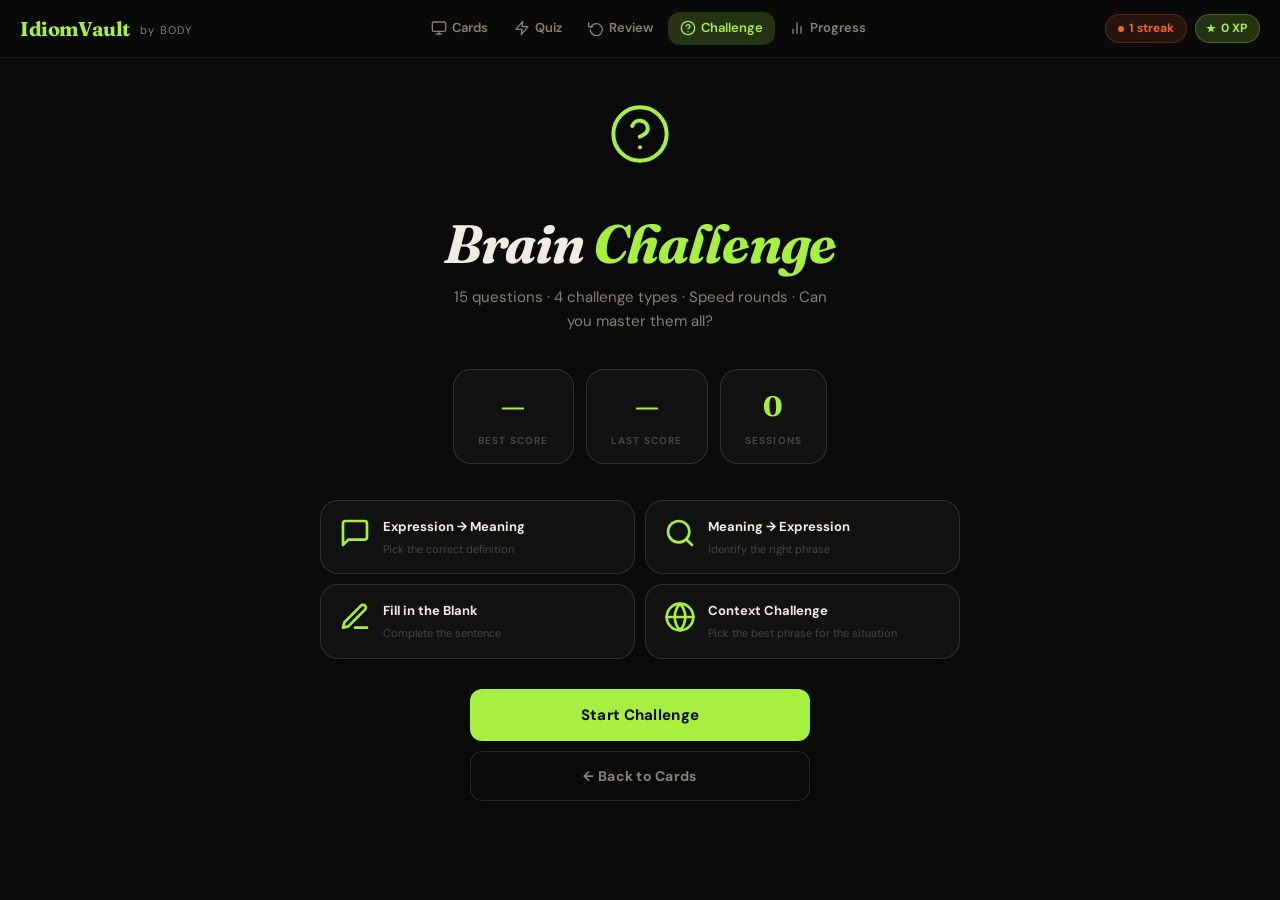
<file: challenge.html>
<!DOCTYPE html>
<html lang="en">
<head>
<meta charset="UTF-8">
<meta name="viewport" content="width=device-width, initial-scale=1.0">
<title>IdiomVault — Brain Challenge</title>
<link rel="stylesheet" href="style.css">
<style>
.ch-start { text-align:center; padding:40px 0 60px; }
.ch-start-icon { font-size:60px; margin-bottom:20px; }
.ch-start-title { font-family:var(--font-display); font-size:clamp(32px,7vw,54px); font-weight:700; font-style:italic; letter-spacing:-0.02em; line-height:1.1; margin-bottom:12px; }
.ch-start-title em { color:var(--accent); }
.ch-start-sub { font-size:15px; color:var(--tx-2); margin-bottom:36px; max-width:400px; margin-left:auto; margin-right:auto; }
.ch-scores { display:flex; gap:12px; justify-content:center; margin-bottom:36px; flex-wrap:wrap; }
.ch-score-pill { background:var(--bg-card); border:1px solid var(--border-md); border-radius:var(--r-lg); padding:14px 24px; text-align:center; }
.ch-score-pill-val { font-family:var(--font-display); font-size:28px; font-weight:700; color:var(--accent); }
.ch-score-pill-lbl { font-size:10px; font-weight:700; letter-spacing:0.12em; text-transform:uppercase; color:var(--tx-3); margin-top:4px; }
.ch-modes { display:grid; grid-template-columns:1fr 1fr; gap:10px; margin-bottom:30px; text-align:left; }
.ch-mode-card { background:var(--bg-card); border:1px solid var(--border-md); border-radius:var(--r-lg); padding:16px 18px; display:flex; gap:12px; align-items:flex-start; }
.ch-mode-icon { width:32px; height:32px; flex-shrink:0; color:var(--accent); }
.ch-mode-name { font-size:13px; font-weight:700; margin-bottom:3px; }
.ch-mode-desc { font-size:11px; color:var(--tx-3); line-height:1.5; }
.ch-header { display:grid; grid-template-columns:1fr auto 1fr; align-items:center; gap:12px; margin-bottom:20px; padding:14px 18px; background:var(--bg-card); border:1px solid var(--border-md); border-radius:var(--r-lg); }
.ch-hdr-stat { text-align:center; }
.ch-hdr-stat-val { font-family:var(--font-display); font-size:22px; font-weight:700; color:var(--accent); line-height:1; }
.ch-hdr-stat-lbl { font-size:10px; font-weight:700; letter-spacing:0.1em; text-transform:uppercase; color:var(--tx-3); margin-top:3px; }
.ch-hdr-center { text-align:center; }
.ch-q-counter { font-size:12px; color:var(--tx-2); font-weight:600; }
.ch-timer { font-family:var(--font-display); font-size:28px; font-weight:700; color:var(--tx); transition:color 0.3s; }
.ch-timer.urgent { color:var(--wrong); animation:timerPulse 0.5s ease infinite alternate; }
@keyframes timerPulse { from{opacity:1} to{opacity:0.5} }
.ch-q-type { display:inline-flex; align-items:center; gap:6px; font-size:10px; font-weight:700; letter-spacing:0.12em; text-transform:uppercase; padding:4px 12px; border-radius:999px; border:1px solid var(--border-md); color:var(--tx-3); margin-bottom:14px; }
.ch-question-card { background:var(--bg-card); border:1px solid var(--border-md); border-radius:var(--r-xl); overflow:hidden; margin-bottom:18px; }
.ch-q-bar { height:4px; }
.ch-q-inner { padding:28px 30px; }
.ch-q-label { font-size:11px; font-weight:700; letter-spacing:0.14em; text-transform:uppercase; color:var(--tx-3); margin-bottom:12px; }
.ch-q-text { font-family:var(--font-display); font-size:clamp(20px,4.5vw,34px); font-weight:700; font-style:italic; line-height:1.25; color:var(--tx); letter-spacing:-0.01em; }
.ch-q-text .blank { display:inline-block; border-bottom:3px solid var(--accent); min-width:120px; text-align:center; color:var(--accent); letter-spacing:0.1em; font-style:normal; font-size:0.8em; vertical-align:middle; padding:0 8px; }
.ch-situation { background:var(--bg-card-2); border-left:3px solid var(--warn); border-radius:0 var(--r-sm) var(--r-sm) 0; padding:14px 18px; margin-top:12px; font-size:15px; color:var(--tx); line-height:1.6; }
.ch-situation::before { content:'Situation: '; font-weight:700; color:var(--warn); font-size:11px; letter-spacing:0.1em; text-transform:uppercase; display:block; margin-bottom:6px; }
.ch-options { display:grid; grid-template-columns:1fr 1fr; gap:10px; margin-bottom:16px; }
.ch-opt { background:var(--bg-card); border:1.5px solid var(--border-md); border-radius:var(--r-lg); padding:16px; font-size:clamp(12px,2.5vw,14px); line-height:1.45; color:var(--tx); font-weight:500; text-align:left; transition:all 0.15s var(--ease); cursor:pointer; font-family:var(--font-body); position:relative; overflow:hidden; }
.ch-opt::before { content:attr(data-letter); position:absolute; top:8px; right:10px; font-size:10px; font-weight:800; letter-spacing:0.1em; color:var(--tx-3); }
.ch-opt:hover:not(:disabled) { border-color:var(--accent); background:var(--accent-glow); color:var(--tx); }
.ch-opt:hover:not(:disabled)::before { color:var(--accent); }
.ch-opt.correct { border-color:var(--correct)!important; background:var(--correct-dim)!important; color:var(--correct)!important; }
.ch-opt.correct::before { color:var(--correct); }
.ch-opt.wrong { border-color:var(--wrong)!important; background:var(--wrong-dim)!important; color:var(--wrong)!important; }
.ch-opt.wrong::before { color:var(--wrong); }
.ch-opt:disabled { cursor:default; }
.ch-feedback { background:var(--bg-card-2); border-radius:var(--r-lg); padding:18px 22px; margin-bottom:16px; display:none; animation:fadeUp 0.25s var(--ease); }
.ch-feedback.show { display:block; }
.ch-fb-result { font-size:20px; font-weight:800; margin-bottom:6px; }
.ch-fb-result.ok { color:var(--correct); }
.ch-fb-result.bad { color:var(--wrong); }
.ch-fb-answer { font-size:14px; color:var(--tx-2); line-height:1.55; }
.ch-fb-answer strong { color:var(--tx); }
.streak-burst { display:inline-flex; align-items:center; gap:5px; background:rgba(240,100,40,0.2); border:1px solid rgba(240,100,40,0.4); border-radius:999px; padding:3px 10px; font-size:12px; font-weight:700; color:#f06428; margin-left:10px; }
.speed-banner { display:none; align-items:center; justify-content:center; gap:14px; background:rgba(240,168,64,0.08); border:1px solid rgba(240,168,64,0.3); border-radius:var(--r-lg); padding:16px 22px; margin-bottom:16px; }
.speed-banner.active { display:flex; }
.speed-banner-text { font-weight:700; font-size:15px; color:var(--warn); }
.speed-countdown { font-family:var(--font-display); font-size:32px; font-weight:700; color:var(--warn); min-width:48px; text-align:center; line-height:1; }
.speed-countdown.low { color:var(--wrong); animation:timerPulse 0.4s ease infinite alternate; }
.ch-intro { position:fixed; inset:0; z-index:500; background:rgba(10,10,10,0.92); display:none; align-items:center; justify-content:center; flex-direction:column; gap:14px; animation:fadeIn 0.25s ease; }
.ch-intro.show { display:flex; }
@keyframes fadeIn { from{opacity:0} to{opacity:1} }
.ch-intro-title { font-family:var(--font-display); font-size:clamp(28px,7vw,52px); font-weight:700; font-style:italic; color:var(--warn); letter-spacing:-0.02em; }
.ch-intro-sub { font-size:15px; color:var(--tx-2); }
.ch-intro-countdown { font-family:var(--font-display); font-size:80px; font-weight:700; color:var(--accent); animation:countScale 1s ease-in-out infinite; }
@keyframes countScale { 0%{transform:scale(1.2);opacity:0} 30%{transform:scale(1);opacity:1} 80%{transform:scale(1);opacity:1} 100%{transform:scale(0.8);opacity:0} }
.ch-end { text-align:center; padding:48px 20px 60px; display:none; }
.ch-end.show { display:block; }
.ch-end-emoji { font-size:70px; margin-bottom:16px; animation:popIn 0.5s var(--spring); }
.ch-end-title { font-family:var(--font-display); font-size:clamp(30px,7vw,52px); font-weight:700; font-style:italic; margin-bottom:8px; }
.ch-end-subtitle { font-size:16px; color:var(--tx-2); margin-bottom:32px; }
.ch-end-grid { display:grid; grid-template-columns:repeat(3,1fr); gap:10px; margin-bottom:32px; }
.ch-end-stat { background:var(--bg-card); border:1px solid var(--border-md); border-radius:var(--r-lg); padding:16px 12px; }
.ch-end-stat-val { font-family:var(--font-display); font-size:28px; font-weight:700; color:var(--accent); }
.ch-end-stat-lbl { font-size:10px; font-weight:700; letter-spacing:0.1em; text-transform:uppercase; color:var(--tx-3); margin-top:4px; }
.ch-end-best { display:inline-flex; align-items:center; gap:8px; background:rgba(168,240,64,0.1); border:1px solid rgba(168,240,64,0.25); border-radius:var(--r-md); padding:10px 20px; font-size:14px; color:var(--accent); font-weight:600; margin-bottom:28px; }
.ch-end-btns { display:flex; flex-direction:column; gap:10px; max-width:340px; margin:0 auto; }
.ch-result-bar { height:8px; background:var(--border-md); border-radius:999px; overflow:hidden; margin:14px 0; }
.ch-result-fill { height:100%; border-radius:999px; transition:width 1.2s cubic-bezier(0.4,0,0.2,1); }
#nextBtn { display:none; margin-bottom:32px; }
#challengeArea { display:none; }
@media(max-width:520px){ .ch-options{grid-template-columns:1fr;} .ch-modes{grid-template-columns:1fr;} .ch-end-stat-val{font-size:22px;} .ch-header{padding:12px 14px;} .ch-q-inner{padding:20px;} }
</style>
</head>
<body>

<!-- NAV -->
<nav class="nav">
  <div class="nav-logo">IdiomVault <span>by BODY</span></div>
  <div class="nav-links">
    <a href="index.html"     class="nav-link"><span class="nl-icon"><svg width="16" height="16" viewBox="0 0 24 24" fill="none" stroke="currentColor" stroke-width="2" stroke-linecap="round" stroke-linejoin="round"><rect x="2" y="3" width="20" height="14" rx="2"/><line x1="8" y1="21" x2="16" y2="21"/><line x1="12" y1="17" x2="12" y2="21"/></svg></span><span class="nl-text">Cards</span></a>
    <a href="quiz.html"      class="nav-link"><span class="nl-icon"><svg width="16" height="16" viewBox="0 0 24 24" fill="none" stroke="currentColor" stroke-width="2" stroke-linecap="round" stroke-linejoin="round"><polygon points="13 2 3 14 12 14 11 22 21 10 12 10 13 2"/></svg></span><span class="nl-text">Quiz</span></a>
    <a href="review.html"    class="nav-link"><span class="nl-icon"><svg width="16" height="16" viewBox="0 0 24 24" fill="none" stroke="currentColor" stroke-width="2" stroke-linecap="round" stroke-linejoin="round"><polyline points="1 4 1 10 7 10"/><path d="M3.51 15a9 9 0 1 0 .49-3.49"/></svg></span><span class="nl-text">Review</span></a>
    <a href="challenge.html" class="nav-link active"><span class="nl-icon"><svg width="16" height="16" viewBox="0 0 24 24" fill="none" stroke="currentColor" stroke-width="2" stroke-linecap="round" stroke-linejoin="round"><circle cx="12" cy="12" r="10"/><path d="M9.09 9a3 3 0 0 1 5.83 1c0 2-3 3-3 3"/><line x1="12" y1="17" x2="12.01" y2="17"/></svg></span><span class="nl-text">Challenge</span></a>
    <a href="progress.html"  class="nav-link"><span class="nl-icon"><svg width="16" height="16" viewBox="0 0 24 24" fill="none" stroke="currentColor" stroke-width="2" stroke-linecap="round" stroke-linejoin="round"><line x1="18" y1="20" x2="18" y2="10"/><line x1="12" y1="20" x2="12" y2="4"/><line x1="6" y1="20" x2="6" y2="14"/></svg></span><span class="nl-text">Progress</span></a>
  </div>
  <div class="nav-xp">
    <div class="streak-pill" id="navStreak">0</div>
    <div class="xp-pill" id="navXP">0 XP</div>
  </div>
</nav>

<div class="xp-pop" id="xpPop">+10 XP</div>
<div class="toast" id="toast"></div>

<!-- Speed round intro overlay -->
<div class="ch-intro" id="speedIntro">
  <svg width="52" height="52" viewBox="0 0 24 24" fill="none" stroke="var(--warn)" stroke-width="2" stroke-linecap="round" stroke-linejoin="round"><polygon points="13 2 3 14 12 14 11 22 21 10 12 10 13 2"/></svg>
  <div class="ch-intro-title">Speed Round</div>
  <div class="ch-intro-sub">30 seconds — answer as fast as you can</div>
  <div class="ch-intro-countdown" id="introCountdown">3</div>
</div>

<div class="page"><div class="container">

  <!-- START SCREEN -->
  <div id="startScreen">
    <div class="ch-start">
      <div class="ch-start-icon">
        <svg width="64" height="64" viewBox="0 0 24 24" fill="none" stroke="var(--accent)" stroke-width="1.5" stroke-linecap="round" stroke-linejoin="round"><circle cx="12" cy="12" r="10"/><path d="M9.09 9a3 3 0 0 1 5.83 1c0 2-3 3-3 3"/><line x1="12" y1="17" x2="12.01" y2="17"/></svg>
      </div>
      <h1 class="ch-start-title">Brain <em>Challenge</em></h1>
      <p class="ch-start-sub">15 questions · 4 challenge types · Speed rounds · Can you master them all?</p>

      <div class="ch-scores">
        <div class="ch-score-pill"><div class="ch-score-pill-val" id="startBest">—</div><div class="ch-score-pill-lbl">Best Score</div></div>
        <div class="ch-score-pill"><div class="ch-score-pill-val" id="startLast">—</div><div class="ch-score-pill-lbl">Last Score</div></div>
        <div class="ch-score-pill"><div class="ch-score-pill-val" id="startPlayed">0</div><div class="ch-score-pill-lbl">Sessions</div></div>
      </div>

      <div class="ch-modes">
        <div class="ch-mode-card">
          <div class="ch-mode-icon"><svg viewBox="0 0 24 24" fill="none" stroke="currentColor" stroke-width="2" stroke-linecap="round" stroke-linejoin="round"><path d="M21 15a2 2 0 0 1-2 2H7l-4 4V5a2 2 0 0 1 2-2h14a2 2 0 0 1 2 2z"/></svg></div>
          <div><div class="ch-mode-name">Expression → Meaning</div><div class="ch-mode-desc">Pick the correct definition</div></div>
        </div>
        <div class="ch-mode-card">
          <div class="ch-mode-icon"><svg viewBox="0 0 24 24" fill="none" stroke="currentColor" stroke-width="2" stroke-linecap="round" stroke-linejoin="round"><circle cx="11" cy="11" r="8"/><line x1="21" y1="21" x2="16.65" y2="16.65"/></svg></div>
          <div><div class="ch-mode-name">Meaning → Expression</div><div class="ch-mode-desc">Identify the right phrase</div></div>
        </div>
        <div class="ch-mode-card">
          <div class="ch-mode-icon"><svg viewBox="0 0 24 24" fill="none" stroke="currentColor" stroke-width="2" stroke-linecap="round" stroke-linejoin="round"><path d="M12 20h9"/><path d="M16.5 3.5a2.121 2.121 0 0 1 3 3L7 19l-4 1 1-4L16.5 3.5z"/></svg></div>
          <div><div class="ch-mode-name">Fill in the Blank</div><div class="ch-mode-desc">Complete the sentence</div></div>
        </div>
        <div class="ch-mode-card">
          <div class="ch-mode-icon"><svg viewBox="0 0 24 24" fill="none" stroke="currentColor" stroke-width="2" stroke-linecap="round" stroke-linejoin="round"><circle cx="12" cy="12" r="10"/><line x1="2" y1="12" x2="22" y2="12"/><path d="M12 2a15.3 15.3 0 0 1 4 10 15.3 15.3 0 0 1-4 10 15.3 15.3 0 0 1-4-10 15.3 15.3 0 0 1 4-10z"/></svg></div>
          <div><div class="ch-mode-name">Context Challenge</div><div class="ch-mode-desc">Pick the best phrase for the situation</div></div>
        </div>
      </div>

      <div style="display:flex;flex-direction:column;gap:10px;max-width:340px;margin:0 auto;">
        <button class="btn btn-primary btn-full btn-lg" onclick="startChallenge()">Start Challenge</button>
        <a href="index.html" class="btn btn-ghost btn-full">← Back to Cards</a>
      </div>
    </div>
  </div>

  <!-- CHALLENGE SESSION -->
  <div id="challengeArea">
    <div class="page-hero" style="padding:28px 0 20px;">
      <h1 class="page-hero-title"><em>Brain</em> Challenge</h1>
    </div>
    <div class="ch-header">
      <div class="ch-hdr-stat" style="text-align:left;">
        <div class="ch-hdr-stat-val" id="hdrScore">0</div>
        <div class="ch-hdr-stat-lbl">Score</div>
      </div>
      <div class="ch-hdr-center">
        <div class="ch-q-counter" id="hdrQ">Question 1 / 15</div>
        <div class="ch-timer" id="hdrTimer">0:00</div>
      </div>
      <div class="ch-hdr-stat" style="text-align:right;">
        <div class="ch-hdr-stat-val" id="hdrStreak" style="color:#f06428;">0</div>
        <div class="ch-hdr-stat-lbl">Streak</div>
      </div>
    </div>
    <div class="progress-track" style="margin-bottom:20px;">
      <div class="progress-fill" id="challengeProgressFill" style="width:6.67%"></div>
    </div>
    <div class="speed-banner" id="speedBanner">
      <svg width="24" height="24" viewBox="0 0 24 24" fill="none" stroke="var(--warn)" stroke-width="2" stroke-linecap="round" stroke-linejoin="round"><polygon points="13 2 3 14 12 14 11 22 21 10 12 10 13 2"/></svg>
      <div class="speed-banner-text">SPEED ROUND</div>
      <div class="speed-countdown" id="speedCountdown">30</div>
    </div>
    <div style="margin-bottom:4px;"><span class="ch-q-type" id="qTypeBadge">Expression → Meaning</span></div>
    <div class="ch-question-card anim-popin" id="questionCard">
      <div class="ch-q-bar" id="qBar"></div>
      <div class="ch-q-inner">
        <div class="ch-q-label" id="qLabel">WHAT DOES THIS MEAN?</div>
        <div class="ch-q-text" id="qText">Loading…</div>
        <div class="ch-situation" id="qSituation" style="display:none;"></div>
      </div>
    </div>
    <div class="ch-options" id="chOptions"></div>
    <div class="ch-feedback" id="chFeedback">
      <div class="ch-fb-result" id="fbResult"></div>
      <div class="ch-fb-answer" id="fbAnswer"></div>
    </div>
    <button class="btn btn-primary btn-full btn-lg" id="nextBtn" onclick="nextQuestion()">Next →</button>
  </div>

  <!-- END SCREEN -->
  <div class="ch-end" id="endScreen">
    <div class="ch-end-emoji" id="endEmoji"></div>
    <h2 class="ch-end-title" id="endTitle">Outstanding!</h2>
    <p class="ch-end-subtitle" id="endSubtitle"></p>
    <div class="ch-end-grid">
      <div class="ch-end-stat"><div class="ch-end-stat-val" id="endScore">0</div><div class="ch-end-stat-lbl">Score</div></div>
      <div class="ch-end-stat"><div class="ch-end-stat-val" id="endAccuracy">0%</div><div class="ch-end-stat-lbl">Accuracy</div></div>
      <div class="ch-end-stat"><div class="ch-end-stat-val" id="endTime">0:00</div><div class="ch-end-stat-lbl">Time</div></div>
    </div>
    <div class="ch-result-bar"><div class="ch-result-fill" id="endAccBar" style="width:0%;background:linear-gradient(90deg,#60e030,var(--accent));"></div></div>
    <div class="ch-end-best" id="endBestBadge" style="display:none;">New Best Score</div>
    <div class="ch-end-btns">
      <button class="btn btn-primary btn-full btn-lg" onclick="startChallenge()">Play Again</button>
      <a href="progress.html" class="btn btn-ghost btn-full btn-lg">View Progress</a>
      <a href="index.html" class="btn btn-ghost btn-full">← Back to Cards</a>
    </div>
  </div>

</div></div>

<script src="data.js"></script>
<script>
const TOTAL_Q=15, OPTS_COUNT=4, SPEED_DURATION=30, AUTO_ADVANCE=1300, SPEED_AUTO_ADV=600;
const Q_TYPES=['expr-meaning','meaning-expr','fill-blank','context'];
const Q_LABELS={'expr-meaning':'Expression → Meaning','meaning-expr':'Meaning → Expression','fill-blank':'Fill in the Blank','context':'Context Challenge'};
const Q_LABELS_DISPLAY={'expr-meaning':'WHAT DOES THIS MEAN?','meaning-expr':'WHICH EXPRESSION FITS?','fill-blank':'COMPLETE THE SENTENCE','context':'WHICH EXPRESSION FITS THIS SITUATION?'};
const CH_KEYS={best:'ch_best',last:'ch_last',played:'ch_played'};

let appState,questions=[],qIdx=0,answered=false,sessionScore=0,sessionCorrect=0,sessionStreak=0,xpEarned=0,sessionStart=0,sessionTimer=null,speedActive=false,speedTimer=null,speedSecondsLeft=0,speedTriggers=[];

(function init(){
  appState=getState(); appState=updateStreak(appState); saveState(appState);
  renderNav(); renderStartScreen();
  document.getElementById('startScreen').style.display='block';
  document.getElementById('challengeArea').style.display='none';
  document.getElementById('endScreen').classList.remove('show');
})();

function renderStartScreen(){
  const best=localStorage.getItem(CH_KEYS.best);
  const last=localStorage.getItem(CH_KEYS.last);
  const played=parseInt(localStorage.getItem(CH_KEYS.played)||'0',10);
  document.getElementById('startBest').textContent=best||'—';
  document.getElementById('startLast').textContent=last||'—';
  document.getElementById('startPlayed').textContent=played;
}

function buildQuestions(){
  const pool=shuffle(DATA).slice(0,TOTAL_Q);
  const typePool=[];
  Q_TYPES.forEach(t=>{typePool.push(t,t);});
  while(typePool.length<TOTAL_Q)typePool.push(Q_TYPES[Math.floor(Math.random()*Q_TYPES.length)]);
  const types=shuffle(typePool).slice(0,TOTAL_Q);
  return pool.map((entry,i)=>({entry,qtype:types[i],idx:i}));
}

function buildSpeedTriggers(){
  const eligible=[4,5,6,8,9,10];
  const count=Math.random()<0.4?2:1;
  return shuffle(eligible).slice(0,count);
}

function startChallenge(){
  questions=buildQuestions(); speedTriggers=buildSpeedTriggers();
  qIdx=0;answered=false;sessionScore=0;sessionCorrect=0;sessionStreak=0;xpEarned=0;
  sessionStart=Date.now();speedActive=false;
  clearInterval(speedTimer);clearInterval(sessionTimer);
  document.getElementById('startScreen').style.display='none';
  document.getElementById('challengeArea').style.display='block';
  document.getElementById('endScreen').classList.remove('show');
  document.getElementById('speedBanner').classList.remove('active');
  sessionTimer=setInterval(tickTimer,1000);
  renderQuestion();
}

function tickTimer(){
  const el=document.getElementById('hdrTimer');
  const e=Math.floor((Date.now()-sessionStart)/1000);
  el.textContent=fmt(e);
  el.classList.toggle('urgent',speedActive&&speedSecondsLeft<=10);
}
function fmt(s){return Math.floor(s/60)+':'+String(s%60).padStart(2,'0');}

function renderQuestion(){
  answered=false;
  document.getElementById('chFeedback').classList.remove('show');
  document.getElementById('nextBtn').style.display='none';
  if(speedTriggers.includes(qIdx)&&!speedActive){triggerSpeedRound();return;}
  const{entry,qtype}=questions[qIdx];
  const col=typeColor(entry.type);
  document.getElementById('hdrQ').textContent=`Question ${qIdx+1} / ${TOTAL_Q}`;
  document.getElementById('hdrScore').textContent=sessionScore;
  document.getElementById('hdrStreak').textContent=sessionStreak;
  document.getElementById('challengeProgressFill').style.width=Math.round((qIdx+1)/TOTAL_Q*100)+'%';
  document.getElementById('qTypeBadge').textContent=Q_LABELS[qtype]||qtype;
  document.getElementById('qBar').style.background=col;
  buildQuestionContent(entry,qtype);
  const card=document.getElementById('questionCard');
  card.classList.remove('anim-popin');void card.offsetWidth;card.classList.add('anim-popin');
}

function buildQuestionContent(entry,qtype){
  const qLabel=document.getElementById('qLabel');
  const qText=document.getElementById('qText');
  const qSit=document.getElementById('qSituation');
  qLabel.textContent=Q_LABELS_DISPLAY[qtype]||'CHOOSE THE CORRECT ANSWER';
  qSit.style.display='none';
  if(qtype==='expr-meaning'){
    qText.textContent='"'+entry.expr+'"';
    renderOptions(buildMeaningOpts(entry),entry,qtype);
  } else if(qtype==='meaning-expr'){
    qText.textContent=entry.meaning;
    renderOptions(buildExprOpts(entry),entry,qtype);
  } else if(qtype==='fill-blank'){
    qText.innerHTML=buildBlank(entry);
    renderOptions(buildExprOpts(entry),entry,qtype);
  } else if(qtype==='context'){
    qText.textContent='Which expression best fits?';
    qSit.style.display='block'; qSit.textContent=buildSituation(entry);
    renderOptions(buildExprOpts(entry),entry,qtype);
  }
}

function buildMeaningOpts(c){
  const d=shuffle(DATA.filter(x=>x.n!==c.n)).slice(0,OPTS_COUNT-1);
  return shuffle([{n:c.n,text:c.meaning,isCorrect:true},...d.map(x=>({n:x.n,text:x.meaning,isCorrect:false}))]);
}
function buildExprOpts(c){
  const same=shuffle(DATA.filter(x=>x.n!==c.n&&x.type===c.type));
  const extra=shuffle(DATA.filter(x=>x.n!==c.n&&!same.find(s=>s.n===x.n)));
  const pool=[...same,...extra];
  return shuffle([{n:c.n,text:c.expr,isCorrect:true},...pool.slice(0,OPTS_COUNT-1).map(x=>({n:x.n,text:x.expr,isCorrect:false}))]);
}
function buildBlank(entry){
  const reg=new RegExp(entry.expr.replace(/[.*+?^${}()|[\]\\]/g,'\\$&'),'i');
  if(reg.test(entry.example)) return entry.example.replace(reg,'<span class="blank">______</span>');
  return 'He decided to <span class="blank">______</span> and move on.';
}
function buildSituation(entry){
  const reg=new RegExp(entry.expr.replace(/[.*+?^${}()|[\]\\]/g,'\\$&'),'i');
  if(reg.test(entry.example)) return entry.example.replace(reg,'…').trim();
  return entry.example;
}
const LETTERS=['A','B','C','D'];
function renderOptions(opts,entry,qtype){
  const c=document.getElementById('chOptions');
  c.innerHTML='';
  opts.forEach((opt,i)=>{
    const btn=document.createElement('button');
    btn.className='ch-opt'; btn.setAttribute('data-letter',LETTERS[i]); btn.textContent=opt.text;
    btn.addEventListener('click',()=>handleAnswer(opt.isCorrect,btn,entry,opts));
    c.appendChild(btn);
  });
}

function handleAnswer(isCorrect,clickedBtn,entry,opts){
  if(answered)return; answered=true;
  document.querySelectorAll('.ch-opt').forEach((b,i)=>{
    b.disabled=true; if(opts[i]&&opts[i].isCorrect)b.classList.add('correct');
  });
  if(!isCorrect)clickedBtn.classList.add('wrong');
  const fb=document.getElementById('chFeedback');
  const res=document.getElementById('fbResult');
  const ans=document.getElementById('fbAnswer');
  fb.classList.add('show');
  if(isCorrect){
    sessionCorrect++; sessionStreak++;
    let xp=10;
    if(sessionStreak%3===0&&sessionStreak>0){xp+=5;showXpPop('+15 XP');}
    else showXpPop('+10 XP');
    sessionScore+=xp; xpEarned+=xp; appState.xp+=xp;
    res.className='ch-fb-result ok';
    res.innerHTML='Correct!'+(sessionStreak>=3?`<span class="streak-burst">${sessionStreak} streak</span>`:'');
    ans.innerHTML=`<strong>"${entry.expr}"</strong> — ${entry.meaning}`;
    appState.learned.add(entry.n); appState.difficult.delete(entry.n);
    updateSR(entry.n,'correct');
  } else {
    sessionStreak=0;
    res.className='ch-fb-result bad'; res.textContent='Not quite…';
    ans.innerHTML=`Correct answer: <strong>"${entry.expr}"</strong> — ${entry.meaning}`;
    appState.difficult.add(entry.n);
    updateSR(entry.n,'missed');
  }
  saveState(appState); renderNav();
  document.getElementById('hdrScore').textContent=sessionScore;
  document.getElementById('hdrStreak').textContent=sessionStreak;
  const delay=speedActive?SPEED_AUTO_ADV:AUTO_ADVANCE;
  document.getElementById('nextBtn').style.display='flex';
  setTimeout(()=>{if(answered)nextQuestion();},delay);
}

function nextQuestion(){
  qIdx++;
  if(qIdx>=TOTAL_Q){endSession();return;}
  renderQuestion();
}

function triggerSpeedRound(){
  const intro=document.getElementById('speedIntro');
  intro.classList.add('show');
  let c=3; document.getElementById('introCountdown').textContent=c;
  const iv=setInterval(()=>{
    c--;
    if(c<=0){clearInterval(iv);intro.classList.remove('show');startSpeedRound();}
    else document.getElementById('introCountdown').textContent=c;
  },1000);
}
function startSpeedRound(){
  speedActive=true; speedSecondsLeft=SPEED_DURATION;
  document.getElementById('speedBanner').classList.add('active');
  updateSpeedCD();
  speedTimer=setInterval(()=>{
    speedSecondsLeft--;updateSpeedCD();
    if(speedSecondsLeft<=0)endSpeedRound();
  },1000);
  renderQuestion();
}
function updateSpeedCD(){
  const el=document.getElementById('speedCountdown');
  el.textContent=speedSecondsLeft;
  el.className='speed-countdown'+(speedSecondsLeft<=10?' low':'');
}
function endSpeedRound(){
  clearInterval(speedTimer);speedActive=false;
  document.getElementById('speedBanner').classList.remove('active');
  showToast('Speed Round Over!');
  if(qIdx<TOTAL_Q)nextQuestion();else endSession();
}

function endSession(){
  clearInterval(sessionTimer);clearInterval(speedTimer);
  speedActive=false;document.getElementById('speedBanner').classList.remove('active');
  const elapsed=Math.floor((Date.now()-sessionStart)/1000);
  const acc=TOTAL_Q>0?Math.round(sessionCorrect/TOTAL_Q*100):0;
  const prevBest=parseInt(localStorage.getItem(CH_KEYS.best)||'0',10);
  const isNew=sessionScore>prevBest;
  localStorage.setItem(CH_KEYS.last,sessionScore);
  if(isNew)localStorage.setItem(CH_KEYS.best,sessionScore);
  localStorage.setItem(CH_KEYS.played,(parseInt(localStorage.getItem(CH_KEYS.played)||'0',10)+1));
  let emoji,title,sub;
  if(sessionCorrect>=13){emoji='';title='Excellent Mastery!';sub=`${sessionCorrect}/15 correct — you know your idioms!`;}
  else if(sessionCorrect>=10){emoji='';title='Great Progress!';sub=`${sessionCorrect}/15 — keep it up!`;}
  else if(sessionCorrect>=6){emoji='';title='Good Job!';sub=`${sessionCorrect}/15 — practice makes perfect.`;}
  else{emoji='';title='Keep Practising!';sub=`${sessionCorrect}/15 — every attempt teaches you more.`;}
  // Use SVG icons in end screen
  const emojiMap={13:'<svg width="70" height="70" viewBox="0 0 24 24" fill="none" stroke="var(--accent)" stroke-width="1.5"><path d="M8 6l4-4 4 4"/><path d="M12 2v10"/><path d="M6.343 10.657l-1.414-1.414a8 8 0 1 0 14.142 0L17.657 10.657"/></svg>','default':'<svg width="70" height="70" viewBox="0 0 24 24" fill="none" stroke="var(--accent)" stroke-width="1.5"><polyline points="22 12 18 12 15 21 9 3 6 12 2 12"/></svg>'};
  document.getElementById('endEmoji').innerHTML=sessionCorrect>=13?emojiMap[13]:emojiMap['default'];
  document.getElementById('endTitle').textContent=title;
  document.getElementById('endSubtitle').textContent=sub;
  document.getElementById('endScore').textContent=sessionScore;
  document.getElementById('endAccuracy').textContent=acc+'%';
  document.getElementById('endTime').textContent=fmt(elapsed);
  setTimeout(()=>{document.getElementById('endAccBar').style.width=acc+'%';},100);
  document.getElementById('endBestBadge').style.display=isNew?'inline-flex':'none';
  document.getElementById('challengeArea').style.display='none';
  document.getElementById('endScreen').classList.add('show');
  checkBadges(appState,{challengeScore:sessionScore});
  renderStartScreen();
}

function renderNav(){
  document.getElementById('navStreak').textContent=appState.streak+' streak';
  document.getElementById('navXP').textContent=appState.xp+' XP';
}
let toastTimer;
function showToast(msg){const t=document.getElementById('toast');t.textContent=msg;t.classList.add('show');clearTimeout(toastTimer);toastTimer=setTimeout(()=>t.classList.remove('show'),2200);}
function showXpPop(msg){const el=document.getElementById('xpPop');el.textContent=msg;el.classList.remove('fly');void el.offsetWidth;el.classList.add('fly');}

document.addEventListener('keydown',e=>{
  if((e.key==='Enter'||e.key==='ArrowRight')&&answered){e.preventDefault();nextQuestion();}
  if(!answered){const m={a:0,b:1,c:2,d:3};const i=m[e.key.toLowerCase()];if(i!==undefined){const b=document.querySelectorAll('.ch-opt');if(b[i])b[i].click();}}
});
</script>
</body>
</html>
</file>
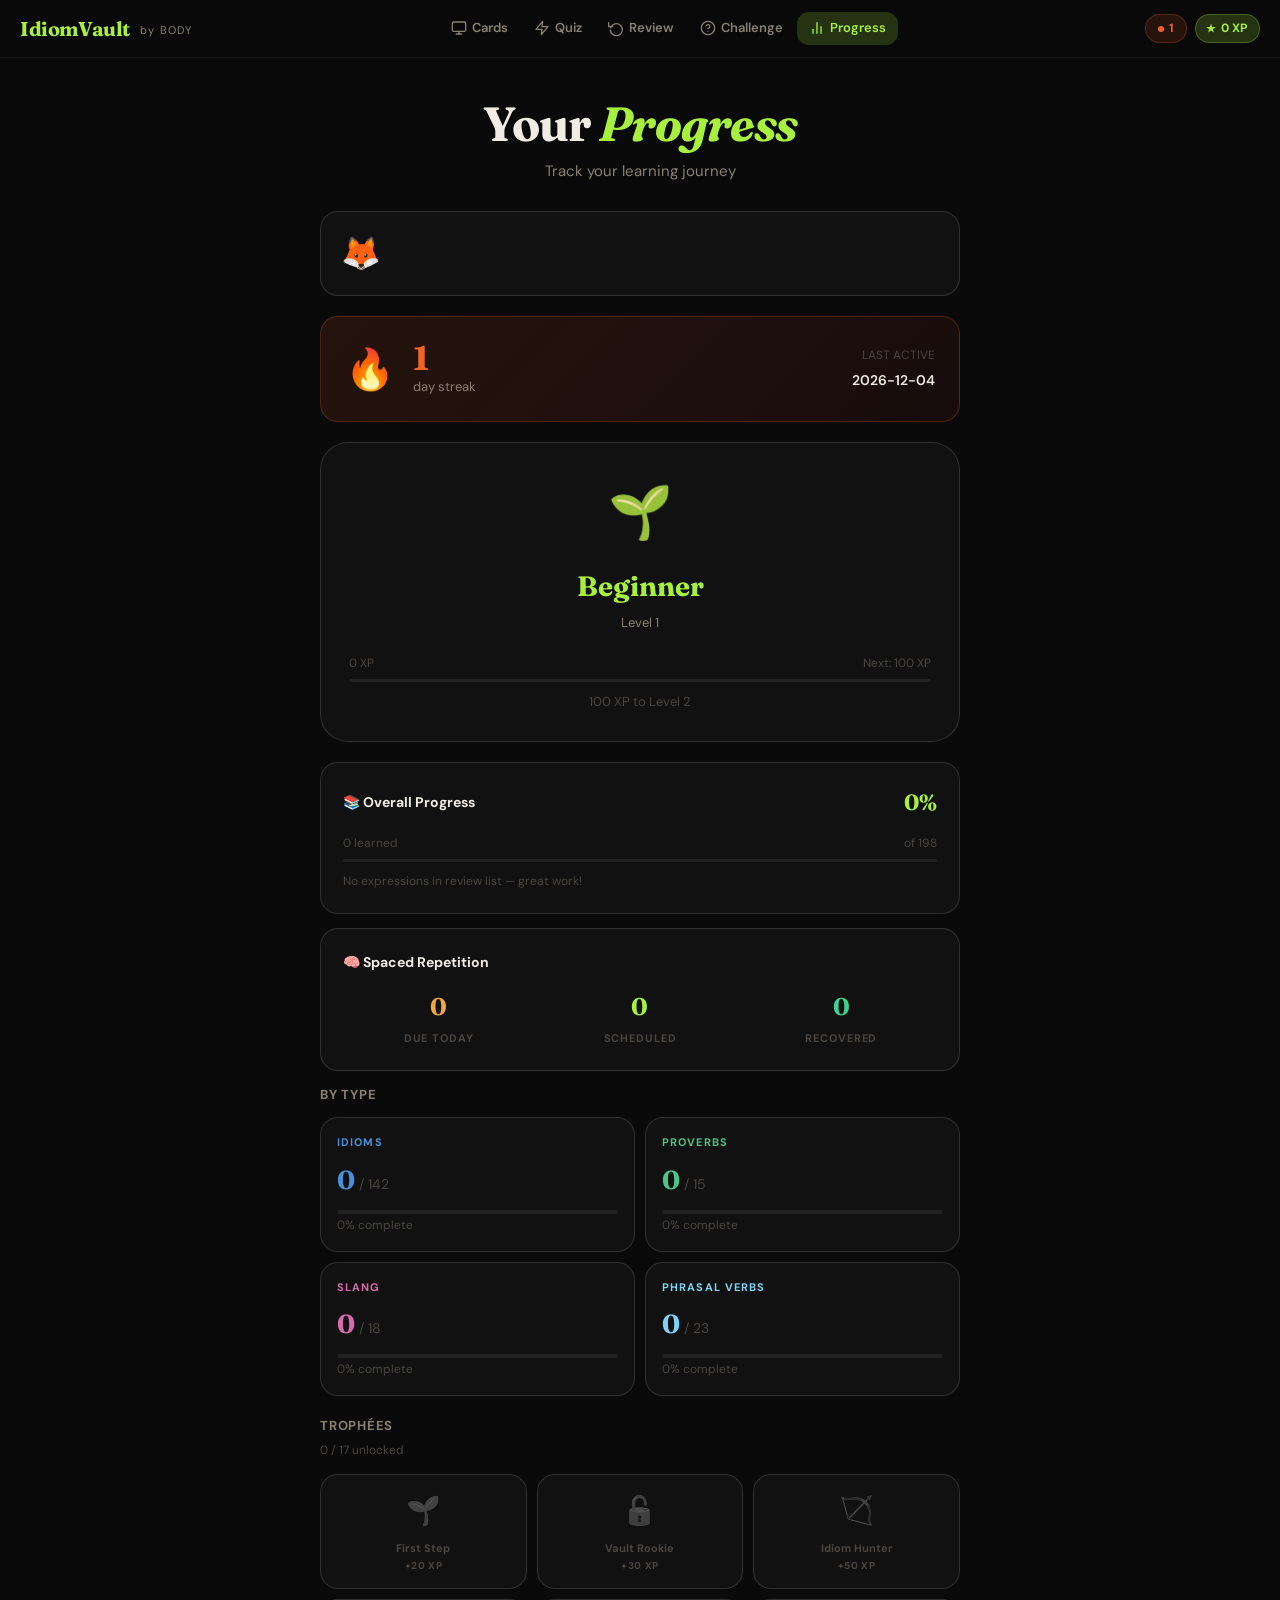
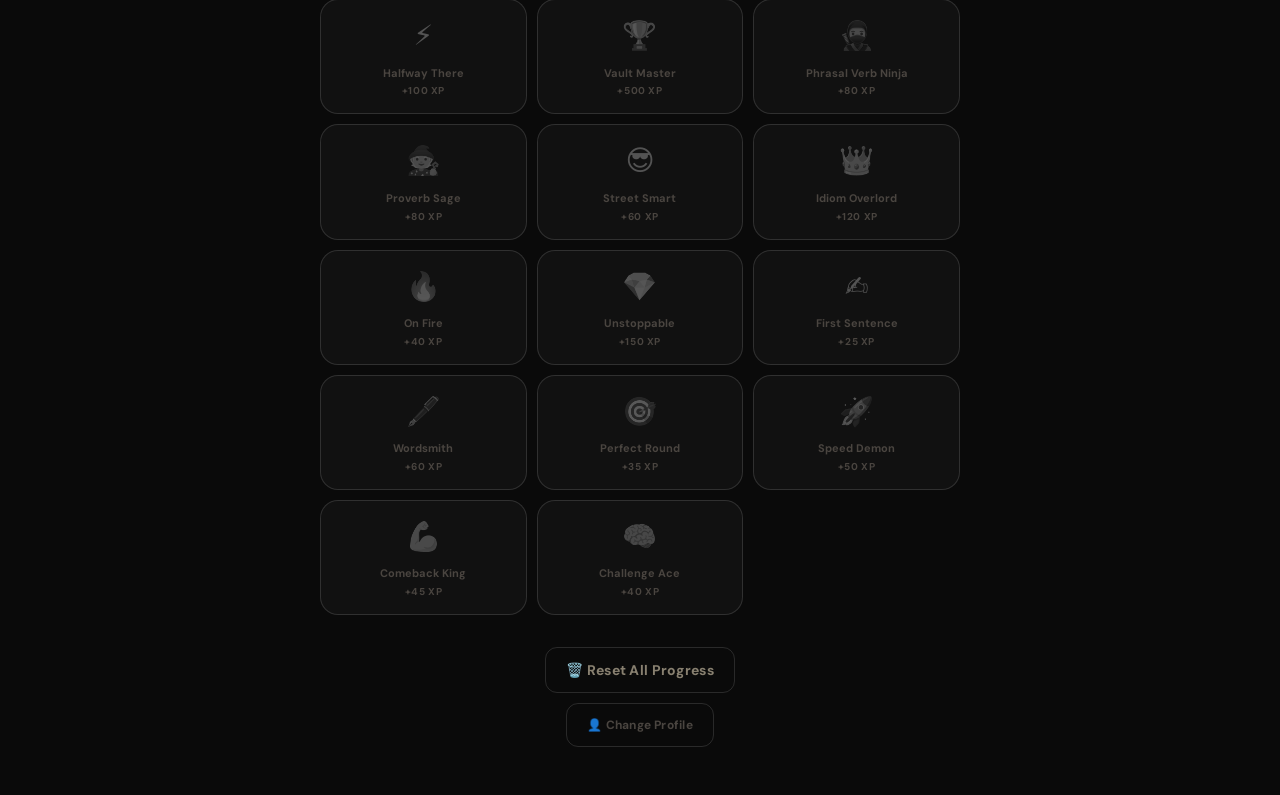
<file: progress.html>
<!DOCTYPE html>
<html lang="en">
<head>
<meta charset="UTF-8">
<meta name="viewport" content="width=device-width, initial-scale=1.0">
<title>IdiomVault — Progress</title>
<link rel="stylesheet" href="style.css">
</head>
<body>

<nav class="nav">
  <div class="nav-logo">IdiomVault <span>by BODY</span></div>
  <div class="nav-links">
    <a href="index.html"     class="nav-link"><span class="nl-icon"><svg width="16" height="16" viewBox="0 0 24 24" fill="none" stroke="currentColor" stroke-width="2" stroke-linecap="round" stroke-linejoin="round"><rect x="2" y="3" width="20" height="14" rx="2"/><line x1="8" y1="21" x2="16" y2="21"/><line x1="12" y1="17" x2="12" y2="21"/></svg></span><span class="nl-text">Cards</span></a>
    <a href="quiz.html"      class="nav-link"><span class="nl-icon"><svg width="16" height="16" viewBox="0 0 24 24" fill="none" stroke="currentColor" stroke-width="2" stroke-linecap="round" stroke-linejoin="round"><polygon points="13 2 3 14 12 14 11 22 21 10 12 10 13 2"/></svg></span><span class="nl-text">Quiz</span></a>
    <a href="review.html"    class="nav-link"><span class="nl-icon"><svg width="16" height="16" viewBox="0 0 24 24" fill="none" stroke="currentColor" stroke-width="2" stroke-linecap="round" stroke-linejoin="round"><polyline points="1 4 1 10 7 10"/><path d="M3.51 15a9 9 0 1 0 .49-3.49"/></svg></span><span class="nl-text">Review</span></a>
    <a href="challenge.html" class="nav-link"><span class="nl-icon"><svg width="16" height="16" viewBox="0 0 24 24" fill="none" stroke="currentColor" stroke-width="2" stroke-linecap="round" stroke-linejoin="round"><circle cx="12" cy="12" r="10"/><path d="M9.09 9a3 3 0 0 1 5.83 1c0 2-3 3-3 3"/><line x1="12" y1="17" x2="12.01" y2="17"/></svg></span><span class="nl-text">Challenge</span></a>
    <a href="progress.html"  class="nav-link active"><span class="nl-icon"><svg width="16" height="16" viewBox="0 0 24 24" fill="none" stroke="currentColor" stroke-width="2" stroke-linecap="round" stroke-linejoin="round"><line x1="18" y1="20" x2="18" y2="10"/><line x1="12" y1="20" x2="12" y2="4"/><line x1="6" y1="20" x2="6" y2="14"/></svg></span><span class="nl-text">Progress</span></a>
  </div>
  <div class="nav-xp">
    <div class="nav-user-badge" id="navUserBadge" style="display:none;">👤 <span id="navUserName"></span></div>
    <div class="streak-pill" id="navStreak">🔥 0</div>
    <div class="xp-pill" id="navXP">⭐ 0 XP</div>
  </div>
</nav>

<div class="toast" id="toast"></div>

<div class="page">
  <div class="container">

    <div class="page-hero">
      <h1 class="page-hero-title" id="progressHeroTitle">Your <em>Progress</em></h1>
      <p class="page-hero-sub">Track your learning journey</p>
    </div>

    <!-- Mascot -->
    <div class="mascot-banner" id="mascotBanner" style="margin-bottom:20px;">
      <div class="mascot-emoji" id="mascotEmoji">🦊</div>
      <div class="mascot-msg" id="mascotMsg"></div>
    </div>

    <!-- Streak -->
    <div class="streak-block anim-fadeup" style="animation-delay:0ms">
      <div class="streak-fire">🔥</div>
      <div>
        <div class="streak-val" id="streakVal">0</div>
        <div class="streak-label" id="streakLabel">day streak</div>
      </div>
      <div style="flex:1;text-align:right;">
        <div style="font-size:12px;color:var(--tx-3);margin-bottom:4px;">LAST ACTIVE</div>
        <div style="font-size:14px;font-weight:600;" id="lastDate">Never</div>
      </div>
    </div>

    <!-- Level card -->
    <div class="level-card anim-fadeup" style="animation-delay:60ms">
      <div class="level-emoji" id="levelEmoji">🌱</div>
      <div class="level-name"  id="levelName">Beginner</div>
      <div class="level-num"   id="levelNum">Level 1</div>
      <div class="level-xp-row">
        <span id="xpCurrent">0 XP</span>
        <span id="xpNext">Next: 100 XP</span>
      </div>
      <div class="progress-track">
        <div class="progress-fill" id="xpBar" style="width:0%"></div>
      </div>
      <div style="margin-top:10px;font-size:13px;color:var(--tx-3);">
        <span id="xpToGo"></span>
      </div>
    </div>

    <!-- Overall progress -->
    <div class="progress-section anim-fadeup" style="animation-delay:100ms">
      <div class="ps-header">
        <div class="ps-title">📚 Overall Progress</div>
        <div class="ps-pct" id="overallPct">0%</div>
      </div>
      <div style="margin-bottom:6px;">
        <div style="display:flex;justify-content:space-between;font-size:12px;color:var(--tx-3);margin-bottom:6px;">
          <span id="learnedOf">0 learned</span>
          <span id="learnedTotal">of 198</span>
        </div>
        <div class="progress-track">
          <div class="progress-fill" id="overallBar" style="width:0%"></div>
        </div>
      </div>
      <div style="font-size:12px;color:var(--tx-3);margin-top:10px;" id="reviewStat"></div>
    </div>

    <!-- SR Stats -->
    <div class="progress-section anim-fadeup" style="animation-delay:130ms">
      <div class="ps-header">
        <div class="ps-title">🧠 Spaced Repetition</div>
      </div>
      <div style="display:grid;grid-template-columns:1fr 1fr 1fr;gap:10px;">
        <div style="text-align:center;">
          <div style="font-family:var(--font-display);font-size:24px;font-weight:700;color:var(--warn);" id="srDueCount">0</div>
          <div style="font-size:11px;font-weight:700;letter-spacing:0.08em;text-transform:uppercase;color:var(--tx-3);margin-top:4px;">Due today</div>
        </div>
        <div style="text-align:center;">
          <div style="font-family:var(--font-display);font-size:24px;font-weight:700;color:var(--accent);" id="srScheduledCount">0</div>
          <div style="font-size:11px;font-weight:700;letter-spacing:0.08em;text-transform:uppercase;color:var(--tx-3);margin-top:4px;">Scheduled</div>
        </div>
        <div style="text-align:center;">
          <div style="font-family:var(--font-display);font-size:24px;font-weight:700;color:var(--correct);" id="srRecoveries">0</div>
          <div style="font-size:11px;font-weight:700;letter-spacing:0.08em;text-transform:uppercase;color:var(--tx-3);margin-top:4px;">Recovered</div>
        </div>
      </div>
    </div>

    <!-- Type breakdown -->
    <div style="margin-bottom:20px;" class="anim-fadeup" style="animation-delay:160ms">
      <div style="font-size:13px;font-weight:700;color:var(--tx-2);margin-bottom:12px;letter-spacing:0.06em;text-transform:uppercase;">By Type</div>
      <div class="type-breakdown" id="typeBreakdown"></div>
    </div>

    <!-- Badges -->
    <div style="margin-bottom:24px;" class="anim-fadeup">
      <div style="font-size:13px;font-weight:700;color:var(--tx-2);margin-bottom:4px;letter-spacing:0.06em;text-transform:uppercase;">Trophées</div>
      <div style="font-size:12px;color:var(--tx-3);margin-bottom:14px;" id="badgeSubtitle">0 / 17 unlocked</div>
      <div class="badges-grid" id="badgesGrid"></div>
    </div>

    <!-- Buttons -->
    <div style="text-align:center;padding:8px 0 48px;display:flex;flex-direction:column;gap:10px;align-items:center;">
      <button class="btn btn-ghost" onclick="resetProgress()">🗑️ Reset All Progress</button>
      <button class="btn btn-ghost" onclick="changeProfile()" style="font-size:12px;color:var(--tx-3);">👤 Change Profile</button>
    </div>

  </div>
</div>

<script src="data.js"></script>
<script>
const USER_KEY = 'iv3_user';
let state = getState();
loadUserUI();
renderNav();
renderProgress();
renderBadges();

function getUser() {
  try { return JSON.parse(localStorage.getItem(USER_KEY)) || null; } catch(e) { return null; }
}
function loadUserUI() {
  const user = getUser();
  if (!user || !user.name) return;
  document.getElementById('navUserBadge').style.display = 'flex';
  document.getElementById('navUserName').textContent = user.name;
  document.getElementById('progressHeroTitle').innerHTML = `${user.name}'s <em>Progress</em>`;

  // Mascot
  const info = getMascotMessage(state, user.name);
  const mState = getMascotState(state.streak, state.lastDate);
  const banner = document.getElementById('mascotBanner');
  banner.className = 'mascot-banner ' + mState;
  document.getElementById('mascotEmoji').textContent = info.emoji;
  document.getElementById('mascotMsg').textContent   = info.msg;
}

function renderProgress() {
  const learned = state.learned.size;
  const total   = DATA.length;
  const pct     = total ? Math.round((learned/total)*100) : 0;
  const xp      = state.xp;
  const level   = getLevel(xp);
  const nextLev = getNextLevel(xp);
  const xpPct   = xpProgressPct(xp);

  // Streak
  document.getElementById('streakVal').textContent   = state.streak;
  document.getElementById('lastDate').textContent    = state.lastDate || 'Never';

  // Level
  document.getElementById('levelEmoji').textContent = level.emoji;
  document.getElementById('levelName').textContent  = level.label;
  document.getElementById('levelNum').textContent   = 'Level ' + level.level;
  document.getElementById('xpCurrent').textContent  = xp + ' XP';
  document.getElementById('xpNext').textContent     = nextLev ? 'Next: ' + nextLev.minXP + ' XP' : 'MAX LEVEL';
  document.getElementById('xpBar').style.width      = xpPct + '%';
  document.getElementById('xpToGo').textContent     = nextLev ? (nextLev.minXP - xp) + ' XP to Level ' + nextLev.level : '🌟 Maximum level reached!';

  // Overall
  document.getElementById('overallPct').textContent    = pct + '%';
  document.getElementById('overallBar').style.width    = pct + '%';
  document.getElementById('learnedOf').textContent     = learned + ' learned';
  document.getElementById('learnedTotal').textContent  = 'of ' + total;
  document.getElementById('reviewStat').textContent    = state.difficult.size
    ? `${state.difficult.size} expression${state.difficult.size>1?'s':''} in your review list`
    : 'No expressions in review list — great work!';

  // SR stats
  const today   = new Date().toISOString().slice(0,10);
  const srData  = getSRData();
  const srDue   = DATA.filter(d => { const r=srData[d.n]; return r && r.nextReview<=today; }).length;
  const srSched = DATA.filter(d => { const r=srData[d.n]; return r && r.nextReview>today; }).length;
  const recovs  = parseInt(localStorage.getItem(KEYS.recoveries)||'0',10);
  document.getElementById('srDueCount').textContent       = srDue;
  document.getElementById('srScheduledCount').textContent = srSched;
  document.getElementById('srRecoveries').textContent     = recovs;

  // Type breakdown
  const types = [
    { type:'idiom',        label:'Idioms',        color:'var(--c-idiom)' },
    { type:'proverb',      label:'Proverbs',      color:'var(--c-proverb)' },
    { type:'slang',        label:'Slang',         color:'var(--c-slang)' },
    { type:'phrasal verb', label:'Phrasal Verbs', color:'var(--c-phrasal)' },
  ];
  document.getElementById('typeBreakdown').innerHTML = types.map(t => {
    const tAll     = DATA.filter(d=>d.type===t.type);
    const tLearned = tAll.filter(d=>state.learned.has(d.n)).length;
    const tPct     = tAll.length ? Math.round((tLearned/tAll.length)*100) : 0;
    return `
    <div class="tb-item anim-fadeup">
      <div class="tb-label" style="color:${t.color}">${t.label}</div>
      <div class="tb-count" style="color:${t.color}">${tLearned}<span style="font-size:14px;color:var(--tx-3);font-family:var(--font-body);font-weight:400;"> / ${tAll.length}</span></div>
      <div style="margin-top:8px;">
        <div class="progress-track" style="height:4px;">
          <div class="progress-fill" style="width:${tPct}%;background:${t.color};"></div>
        </div>
      </div>
      <div class="tb-sub">${tPct}% complete</div>
    </div>`;
  }).join('');
}

function renderBadges() {
  const earned = getEarnedBadges();
  const grid   = document.getElementById('badgesGrid');
  document.getElementById('badgeSubtitle').textContent = `${earned.length} / ${BADGE_DEFS.length} unlocked`;
  grid.innerHTML = BADGE_DEFS.map(b => {
    const isEarned = earned.includes(b.id);
    return `
    <div class="badge-item ${isEarned?'earned':'locked'}" title="${b.desc}">
      ${isEarned ? '<div class="badge-earned-dot"></div>' : ''}
      <span class="badge-emoji">${b.emoji}</span>
      <div class="badge-name">${b.name}</div>
      <div class="badge-xp">${isEarned ? '✓ Earned' : '+'+b.xp+' XP'}</div>
    </div>`;
  }).join('');
}

function renderNav() {
  document.getElementById('navStreak').textContent = ''  + state.streak;
  document.getElementById('navXP').textContent     = '' + state.xp + ' XP';
}

function resetProgress() {
  if (!confirm('This will erase all your XP, streak, SR data, badges, and progress. Are you sure?')) return;
  state.learned.clear();
  state.difficult.clear();
  state.xp=0; state.streak=0; state.lastDate='';
  saveState(state);
  localStorage.removeItem(KEYS.sr);
  localStorage.removeItem(KEYS.badges);
  localStorage.removeItem(KEYS.usageCount);
  localStorage.removeItem(KEYS.recoveries);
  renderNav();
  renderProgress();
  renderBadges();
  showToast('Progress reset');
}

function changeProfile() {
  if (!confirm('This will clear your saved name and email. You will see the welcome screen again on next visit. Continue?')) return;
  localStorage.removeItem(USER_KEY);
  showToast('Profile cleared — see you next time!');
  setTimeout(() => window.location.href='index.html', 1500);
}

let toastTimer;
function showToast(msg) {
  const t = document.getElementById('toast');
  t.textContent = msg; t.classList.add('show');
  clearTimeout(toastTimer);
  toastTimer = setTimeout(() => t.classList.remove('show'), 2200);
}
</script>
</body>
</html>
</file>
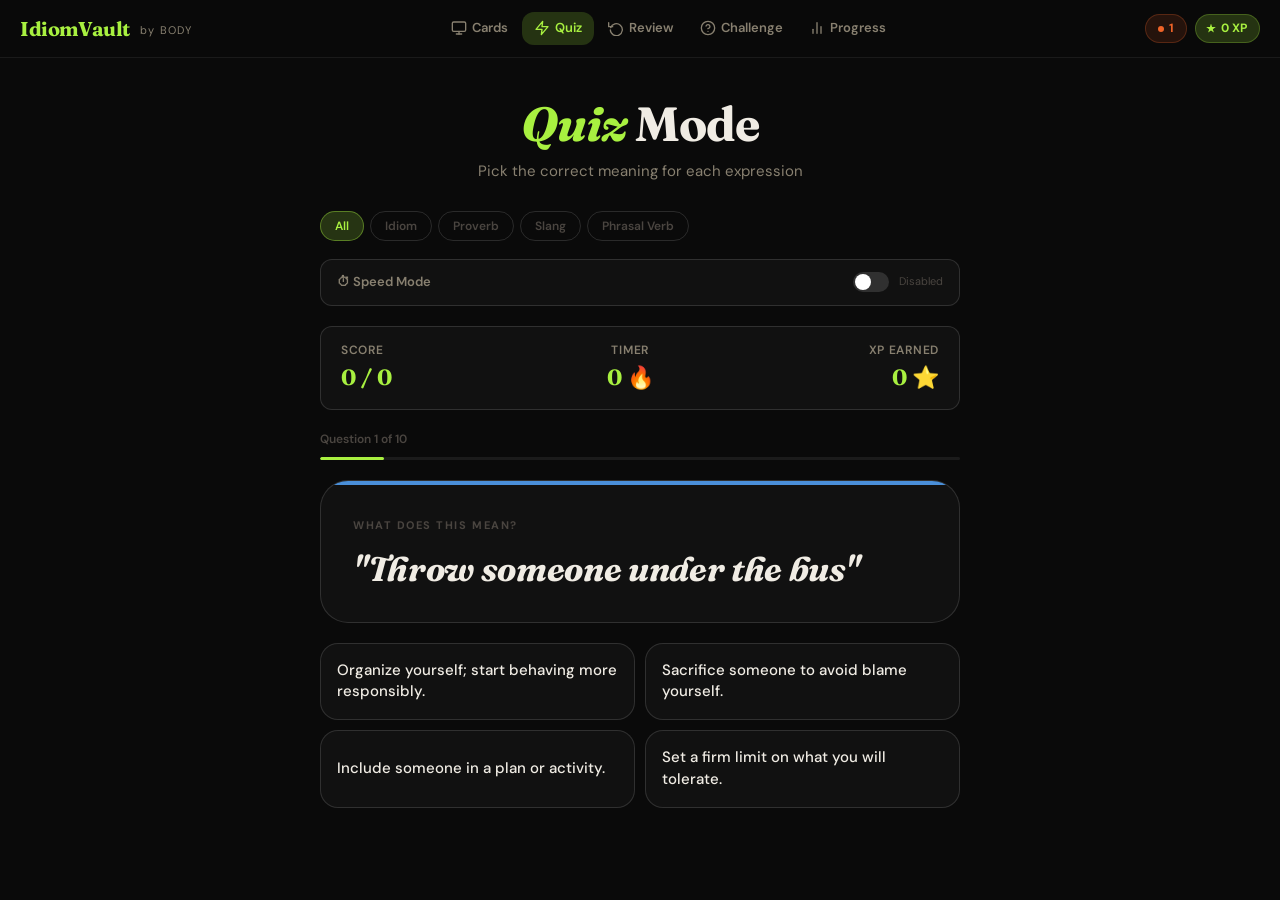
<file: quiz.html>
<!DOCTYPE html>
<html lang="en">
<head>
<meta charset="UTF-8">
<meta name="viewport" content="width=device-width, initial-scale=1.0">
<title>IdiomVault — Quiz</title>
<link rel="stylesheet" href="style.css">
</head>
<body>

<nav class="nav">
  <div class="nav-logo">IdiomVault <span>by BODY</span></div>
  <div class="nav-links">
    <a href="index.html"     class="nav-link"><span class="nl-icon"><svg width="16" height="16" viewBox="0 0 24 24" fill="none" stroke="currentColor" stroke-width="2" stroke-linecap="round" stroke-linejoin="round"><rect x="2" y="3" width="20" height="14" rx="2"/><line x1="8" y1="21" x2="16" y2="21"/><line x1="12" y1="17" x2="12" y2="21"/></svg></span><span class="nl-text">Cards</span></a>
    <a href="quiz.html"      class="nav-link active"><span class="nl-icon"><svg width="16" height="16" viewBox="0 0 24 24" fill="none" stroke="currentColor" stroke-width="2" stroke-linecap="round" stroke-linejoin="round"><polygon points="13 2 3 14 12 14 11 22 21 10 12 10 13 2"/></svg></span><span class="nl-text">Quiz</span></a>
    <a href="review.html"    class="nav-link"><span class="nl-icon"><svg width="16" height="16" viewBox="0 0 24 24" fill="none" stroke="currentColor" stroke-width="2" stroke-linecap="round" stroke-linejoin="round"><polyline points="1 4 1 10 7 10"/><path d="M3.51 15a9 9 0 1 0 .49-3.49"/></svg></span><span class="nl-text">Review</span></a>
    <a href="challenge.html" class="nav-link"><span class="nl-icon"><svg width="16" height="16" viewBox="0 0 24 24" fill="none" stroke="currentColor" stroke-width="2" stroke-linecap="round" stroke-linejoin="round"><circle cx="12" cy="12" r="10"/><path d="M9.09 9a3 3 0 0 1 5.83 1c0 2-3 3-3 3"/><line x1="12" y1="17" x2="12.01" y2="17"/></svg></span><span class="nl-text">Challenge</span></a>
    <a href="progress.html"  class="nav-link"><span class="nl-icon"><svg width="16" height="16" viewBox="0 0 24 24" fill="none" stroke="currentColor" stroke-width="2" stroke-linecap="round" stroke-linejoin="round"><line x1="18" y1="20" x2="18" y2="10"/><line x1="12" y1="20" x2="12" y2="4"/><line x1="6" y1="20" x2="6" y2="14"/></svg></span><span class="nl-text">Progress</span></a>
  </div>
  <div class="nav-xp">
    <div class="nav-user-badge" id="navUserBadge" style="display:none;">👤 <span id="navUserName"></span></div>
    <div class="streak-pill" id="navStreak">🔥 0</div>
    <div class="xp-pill" id="navXP">⭐ 0 XP</div>
  </div>
</nav>

<div class="xp-pop" id="xpPop">+10 XP</div>
<div class="toast" id="toast"></div>

<div class="page">
  <div class="container">

    <div class="page-hero">
      <h1 class="page-hero-title" id="quizHeroTitle"><em>Quiz</em> Mode</h1>
      <p class="page-hero-sub">Pick the correct meaning for each expression</p>
    </div>

    <div class="filter-tabs" id="filterTabs">
      <button class="filter-tab on" data-type="All">All</button>
      <button class="filter-tab" data-type="idiom">Idiom</button>
      <button class="filter-tab" data-type="proverb">Proverb</button>
      <button class="filter-tab" data-type="slang">Slang</button>
      <button class="filter-tab" data-type="phrasal verb">Phrasal Verb</button>
    </div>

    <!-- Speed mode toggle -->
    <div style="display:flex;align-items:center;gap:10px;margin-bottom:20px;padding:12px 16px;background:var(--bg-card);border:1px solid var(--border-md);border-radius:var(--r-md);">
      <span style="font-size:13px;color:var(--tx-2);font-weight:600;">⏱ Speed Mode</span>
      <label style="position:relative;display:inline-block;width:36px;height:20px;margin-left:auto;">
        <input type="checkbox" id="speedToggle" style="opacity:0;width:0;height:0;" onchange="toggleSpeed()">
        <span id="speedSlider" style="position:absolute;inset:0;background:var(--border-md);border-radius:999px;cursor:pointer;transition:0.2s;"></span>
        <span id="speedKnob"   style="position:absolute;top:2px;left:2px;width:16px;height:16px;background:#fff;border-radius:50%;transition:0.2s;pointer-events:none;"></span>
      </label>
      <span style="font-size:11px;color:var(--tx-3);" id="speedLabel">Disabled</span>
    </div>

    <div class="quiz-score-bar">
      <div><div class="quiz-score-label">SCORE</div><div class="quiz-score-val"><span id="scoreCorrect">0</span> / <span id="scoreTotal">0</span></div></div>
      <div style="text-align:center;">
        <div class="quiz-score-label">TIMER</div>
        <div class="quiz-score-val" id="quizTimer" style="display:none;">60s</div>
        <div class="quiz-score-val" id="quizStreakVal">0 🔥</div>
      </div>
      <div style="text-align:right;">
        <div class="quiz-score-label">XP EARNED</div>
        <div class="quiz-score-val" id="quizXP" style="color:var(--accent)">0 ⭐</div>
      </div>
    </div>

    <div class="deck-info" style="margin-bottom:8px;">
      <span id="qProgress">Question 1 of 10</span>
      <span id="qAccuracy"></span>
    </div>
    <div class="progress-track" style="margin-bottom:20px;">
      <div class="progress-fill" id="quizProgressFill" style="width:10%"></div>
    </div>

    <div id="quizArea">
      <div class="quiz-question-card anim-fadeup">
        <div class="quiz-q-bar" id="qBar"></div>
        <div class="quiz-q-inner">
          <div class="quiz-label">WHAT DOES THIS MEAN?</div>
          <div class="quiz-question" id="qExpr">Loading…</div>
        </div>
      </div>
      <div class="quiz-options" id="quizOptions"></div>
      <div class="quiz-feedback" id="quizFeedback">
        <div class="qf-result" id="qfResult"></div>
        <div class="qf-answer" id="qfAnswer"></div>
      </div>
      <button class="btn btn-primary btn-full btn-lg" id="nextBtn"
              style="display:none;margin-bottom:48px;" onclick="nextQuestion()">
        Next Question →
      </button>
    </div>

    <div class="quiz-end" id="quizEnd">
      <div class="quiz-end-emoji" id="endEmoji">🎉</div>
      <div class="quiz-end-title" id="endTitle">Well done!</div>
      <div class="quiz-end-score" id="endScore">
        You scored <strong id="endScoreVal">0/10</strong>
      </div>
      <div style="display:flex;flex-direction:column;gap:12px;max-width:340px;margin:0 auto 48px;">
        <button class="btn btn-primary btn-full btn-lg" onclick="restartQuiz()">🔄 Play Again</button>
        <a href="challenge.html" class="btn btn-ghost btn-full btn-lg">🧠 Try Brain Challenge</a>
        <a href="progress.html"  class="btn btn-ghost btn-full btn-lg">📊 See Progress</a>
      </div>
    </div>

  </div>
</div>

<script src="data.js"></script>
<script>
const QUIZ_LEN  = 10;
const OPTS_CNT  = 4;
const USER_KEY  = 'iv3_user';
const SPEED_TIME = 60; // seconds for speed mode

let state       = getState();
let pool        = [...DATA];
let questions   = [];
let qIdx        = 0;
let scoreCorr   = 0;
let scoreTotal  = 0;
let xpEarned    = 0;
let quizStreak  = 0;
let activeType  = 'All';
let answered    = false;
let speedMode   = false;
let speedTimer  = null;
let speedLeft   = SPEED_TIME;
let quizStart   = 0;

(function init() {
  state = updateStreak(state);
  saveState(state);
  loadUserUI();
  renderNav();
  setupFilterTabs();
  buildQuiz();
})();

function getUser() {
  try { return JSON.parse(localStorage.getItem(USER_KEY)) || null; } catch(e) { return null; }
}
function loadUserUI() {
  const user = getUser();
  if (!user || !user.name) return;
  document.getElementById('navUserBadge').style.display = 'flex';
  document.getElementById('navUserName').textContent = user.name;
}

function toggleSpeed() {
  speedMode = document.getElementById('speedToggle').checked;
  const slider = document.getElementById('speedSlider');
  const knob   = document.getElementById('speedKnob');
  const label  = document.getElementById('speedLabel');
  slider.style.background = speedMode ? 'var(--accent)' : 'var(--border-md)';
  knob.style.transform    = speedMode ? 'translateX(16px)' : 'translateX(0)';
  label.textContent       = speedMode ? 'ON — 60s per round' : 'Disabled';
  document.getElementById('quizTimer').style.display = speedMode ? 'block' : 'none';
  document.getElementById('quizStreakVal').style.display = speedMode ? 'none' : 'block';
  restartQuiz();
}

function setupFilterTabs() {
  document.querySelectorAll('.filter-tab').forEach(btn => {
    btn.addEventListener('click', () => {
      document.querySelectorAll('.filter-tab').forEach(b => b.classList.remove('on'));
      btn.classList.add('on');
      activeType = btn.dataset.type;
      pool = activeType === 'All' ? [...DATA] : DATA.filter(d => d.type === activeType);
      if (pool.length < OPTS_CNT) { showToast('⚠️ Not enough entries in this category'); return; }
      restartQuiz();
    });
  });
}

function buildQuiz() {
  clearInterval(speedTimer);
  pool = activeType === 'All' ? [...DATA] : DATA.filter(d => d.type === activeType);
  const shuffled = shuffle(pool);
  questions = shuffled.slice(0, Math.min(QUIZ_LEN, shuffled.length));
  qIdx=0; scoreCorr=0; scoreTotal=0; xpEarned=0; quizStreak=0; answered=false;
  quizStart = Date.now();
  document.getElementById('quizEnd').classList.remove('show');
  document.getElementById('quizArea').style.display = 'block';
  if (speedMode) startSpeedTimer();
  renderQuestion();
  updateScoreBar();
}

function startSpeedTimer() {
  speedLeft = SPEED_TIME;
  updateTimerDisplay();
  speedTimer = setInterval(() => {
    speedLeft--;
    updateTimerDisplay();
    if (speedLeft <= 0) { clearInterval(speedTimer); showEndScreen(); }
  }, 1000);
}

function updateTimerDisplay() {
  const el = document.getElementById('quizTimer');
  el.textContent = speedLeft + 's';
  el.style.color = speedLeft <= 10 ? 'var(--wrong)' : 'var(--accent)';
}

function renderQuestion() {
  answered = false;
  const q   = questions[qIdx];
  const col = typeColor(q.type);
  document.getElementById('qBar').style.background = col;
  document.getElementById('qExpr').textContent = '"' + q.expr + '"';
  const distractors = shuffle(DATA.filter(d => d.n !== q.n)).slice(0, OPTS_CNT - 1);
  const opts = shuffle([q, ...distractors]);
  const container = document.getElementById('quizOptions');
  container.innerHTML = '';
  opts.forEach(opt => {
    const btn = document.createElement('button');
    btn.className   = 'quiz-opt';
    btn.textContent = opt.meaning;
    btn.dataset.n   = opt.n;
    btn.addEventListener('click', () => handleAnswer(opt.n === q.n, btn, q));
    container.appendChild(btn);
  });
  document.getElementById('quizFeedback').classList.remove('show');
  document.getElementById('nextBtn').style.display = 'none';
  const pct = Math.round(((qIdx+1)/questions.length)*100);
  document.getElementById('qProgress').textContent = `Question ${qIdx+1} of ${questions.length}`;
  document.getElementById('quizProgressFill').style.width = pct + '%';
  const acc = scoreTotal > 0 ? Math.round((scoreCorr/scoreTotal)*100) : '';
  document.getElementById('qAccuracy').textContent = acc ? `${acc}% accuracy` : '';
  const qCard = document.querySelector('.quiz-question-card');
  if (qCard) { qCard.classList.remove('anim-fadeup'); void qCard.offsetWidth; qCard.classList.add('anim-fadeup'); }
}

function handleAnswer(isCorrect, clickedBtn, q) {
  if (answered) return;
  answered = true;
  scoreTotal++;
  document.querySelectorAll('.quiz-opt').forEach(btn => {
    btn.disabled = true;
    const item = DATA.find(d => d.n === parseInt(btn.dataset.n));
    if (item && item.n === q.n) btn.classList.add('correct');
  });
  if (!isCorrect) clickedBtn.classList.add('wrong');

  const fb  = document.getElementById('quizFeedback');
  const res = document.getElementById('qfResult');
  const ans = document.getElementById('qfAnswer');
  fb.classList.add('show');

  const user = getUser();
  const name = user ? user.name : null;

  if (isCorrect) {
    scoreCorr++;
    quizStreak++;
    let gain = 10;
    if (quizStreak % 3 === 0 && quizStreak > 0) { gain += 5; showXpPop('+15 XP 🔥'); }
    else showXpPop('+10 XP');
    xpEarned  += gain;
    state.xp  += gain;
    res.className = 'qf-result ok';
    const praises = ['Excellent!','Brilliant!','That\'s right!','Well done!','Perfect!'];
    res.textContent = '✓ ' + (name ? praises[Math.floor(Math.random()*praises.length)] : 'Correct!');
    ans.innerHTML = `<strong>${q.expr}</strong> — ${q.meaning}`;
    state.learned.add(q.n);
    state.difficult.delete(q.n);
    updateSR(q.n, 'correct');
  } else {
    quizStreak = 0;
    res.className = 'qf-result bad';
    res.textContent = '✗ Not quite…';
    ans.innerHTML = `The correct meaning: <strong>${q.meaning}</strong>`;
    state.difficult.add(q.n);
    updateSR(q.n, 'missed');
  }

  saveState(state);
  renderNav();
  updateScoreBar();
  document.getElementById('nextBtn').style.display = 'flex';

  // Speed mode auto-advance
  if (speedMode) {
    setTimeout(() => { if (answered) nextQuestion(); }, 900);
  }
}

function nextQuestion() {
  qIdx++;
  if (qIdx >= questions.length) { showEndScreen(); }
  else renderQuestion();
}

function showEndScreen() {
  clearInterval(speedTimer);
  document.getElementById('quizArea').style.display = 'none';
  const end = document.getElementById('quizEnd');
  end.classList.add('show');

  const elapsed = Math.round((Date.now() - quizStart) / 1000);
  const pct  = Math.round((scoreCorr/questions.length)*100);
  const user = getUser();
  const name = user ? user.name : null;

  let emoji = '😓', title = 'Keep practising!';
  if (pct >= 90)       { emoji='🏆'; title = name ? `Outstanding, ${name}!` : 'Outstanding!'; }
  else if (pct >= 70)  { emoji='🎉'; title = name ? `Great work, ${name}!` : 'Great work!'; }
  else if (pct >= 50)  { emoji='👍'; title = name ? `Not bad, ${name}!`    : 'Not bad!'; }
  else                 { title = name ? `Keep practising, ${name}!` : 'Keep practising!'; }

  document.getElementById('endEmoji').textContent    = emoji;
  document.getElementById('endTitle').textContent    = title;
  document.getElementById('endScoreVal').textContent = `${scoreCorr}/${questions.length}  (+${xpEarned} XP)`;

  // Check badges
  const isPerfect = scoreCorr === questions.length;
  const isSpeedDemon = isPerfect && elapsed < 60;
  checkBadges(state, { quizPerfect: isPerfect, speedDemon: isSpeedDemon });
}

function restartQuiz() { buildQuiz(); }

function updateScoreBar() {
  document.getElementById('scoreCorrect').textContent = scoreCorr;
  document.getElementById('scoreTotal').textContent   = scoreTotal;
  document.getElementById('quizStreakVal').textContent = quizStreak + ' 🔥';
  document.getElementById('quizXP').textContent       = xpEarned + ' ⭐';
}

function renderNav() {
  document.getElementById('navStreak').textContent = ''  + state.streak;
  document.getElementById('navXP').textContent     = '' + state.xp + ' XP';
}

let toastTimer;
function showToast(msg) {
  const t = document.getElementById('toast');
  t.textContent = msg; t.classList.add('show');
  clearTimeout(toastTimer);
  toastTimer = setTimeout(() => t.classList.remove('show'), 2200);
}
function showXpPop(msg) {
  const el = document.getElementById('xpPop');
  el.textContent = msg; el.classList.remove('fly');
  void el.offsetWidth; el.classList.add('fly');
}

document.addEventListener('keydown', e => {
  if (e.key==='Enter'||e.key==='ArrowRight') {
    if (answered) { e.preventDefault(); nextQuestion(); }
  }
});
</script>
</body>
</html>
</file>
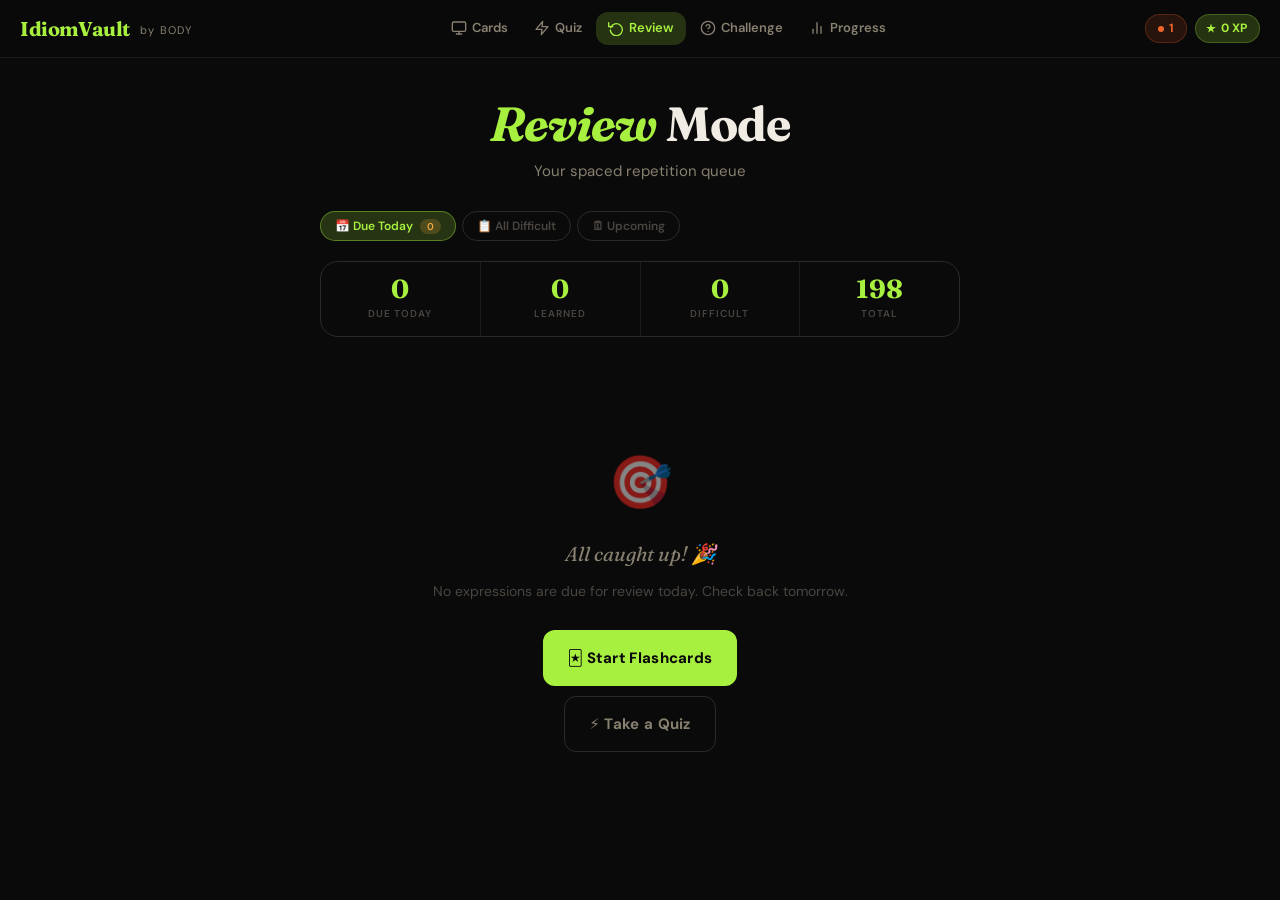
<file: review.html>
<!DOCTYPE html>
<html lang="en">
<head>
<meta charset="UTF-8">
<meta name="viewport" content="width=device-width, initial-scale=1.0">
<title>IdiomVault — Review</title>
<link rel="stylesheet" href="style.css">
</head>
<body>

<nav class="nav">
  <div class="nav-logo">IdiomVault <span>by BODY</span></div>
  <div class="nav-links">
    <a href="index.html"     class="nav-link"><span class="nl-icon"><svg width="16" height="16" viewBox="0 0 24 24" fill="none" stroke="currentColor" stroke-width="2" stroke-linecap="round" stroke-linejoin="round"><rect x="2" y="3" width="20" height="14" rx="2"/><line x1="8" y1="21" x2="16" y2="21"/><line x1="12" y1="17" x2="12" y2="21"/></svg></span><span class="nl-text">Cards</span></a>
    <a href="quiz.html"      class="nav-link"><span class="nl-icon"><svg width="16" height="16" viewBox="0 0 24 24" fill="none" stroke="currentColor" stroke-width="2" stroke-linecap="round" stroke-linejoin="round"><polygon points="13 2 3 14 12 14 11 22 21 10 12 10 13 2"/></svg></span><span class="nl-text">Quiz</span></a>
    <a href="review.html"    class="nav-link active"><span class="nl-icon"><svg width="16" height="16" viewBox="0 0 24 24" fill="none" stroke="currentColor" stroke-width="2" stroke-linecap="round" stroke-linejoin="round"><polyline points="1 4 1 10 7 10"/><path d="M3.51 15a9 9 0 1 0 .49-3.49"/></svg></span><span class="nl-text">Review</span></a>
    <a href="challenge.html" class="nav-link"><span class="nl-icon"><svg width="16" height="16" viewBox="0 0 24 24" fill="none" stroke="currentColor" stroke-width="2" stroke-linecap="round" stroke-linejoin="round"><circle cx="12" cy="12" r="10"/><path d="M9.09 9a3 3 0 0 1 5.83 1c0 2-3 3-3 3"/><line x1="12" y1="17" x2="12.01" y2="17"/></svg></span><span class="nl-text">Challenge</span></a>
    <a href="progress.html"  class="nav-link"><span class="nl-icon"><svg width="16" height="16" viewBox="0 0 24 24" fill="none" stroke="currentColor" stroke-width="2" stroke-linecap="round" stroke-linejoin="round"><line x1="18" y1="20" x2="18" y2="10"/><line x1="12" y1="20" x2="12" y2="4"/><line x1="6" y1="20" x2="6" y2="14"/></svg></span><span class="nl-text">Progress</span></a>
  </div>
  <div class="nav-xp">
    <div class="nav-user-badge" id="navUserBadge" style="display:none;">👤 <span id="navUserName"></span></div>
    <div class="streak-pill" id="navStreak">🔥 0</div>
    <div class="xp-pill" id="navXP">⭐ 0 XP</div>
  </div>
</nav>

<div class="toast" id="toast"></div>

<div class="page">
  <div class="container">

    <div class="page-hero">
      <h1 class="page-hero-title"><em>Review</em> Mode</h1>
      <p class="page-hero-sub" id="reviewSub">Your spaced repetition queue</p>
    </div>

    <!-- Tab: Due Today / All Difficult -->
    <div class="filter-tabs" style="margin-bottom:20px;" id="reviewTabs">
      <button class="filter-tab on" data-view="due" onclick="switchView('due')">📅 Due Today <span id="dueCount" style="background:rgba(240,168,64,0.2);color:var(--warn);border-radius:999px;padding:1px 7px;font-size:10px;margin-left:4px;">0</span></button>
      <button class="filter-tab" data-view="all" onclick="switchView('all')">📋 All Difficult</button>
      <button class="filter-tab" data-view="upcoming" onclick="switchView('upcoming')">🗓 Upcoming</button>
    </div>

    <div class="stat-strip" style="margin-bottom:24px;">
      <div class="stat-item"><span class="stat-val" id="reviewCount">0</span><span class="stat-lbl">Due Today</span></div>
      <div class="stat-item"><span class="stat-val" id="learnedCount">0</span><span class="stat-lbl">Learned</span></div>
      <div class="stat-item"><span class="stat-val" id="difficultCount">0</span><span class="stat-lbl">Difficult</span></div>
      <div class="stat-item"><span class="stat-val" id="totalCount">198</span><span class="stat-lbl">Total</span></div>
    </div>

    <div id="reviewList"></div>

    <div class="review-empty" id="reviewEmpty" style="display:none;">
      <div class="review-empty-icon">🎯</div>
      <div class="review-empty-text" id="reviewEmptyTitle">Nothing to review!</div>
      <div class="review-empty-sub" id="reviewEmptySub">
        Your queue is clear. Come back tomorrow for your scheduled reviews.
      </div>
      <div style="margin-top:28px;display:flex;flex-direction:column;gap:10px;align-items:center;">
        <a href="index.html" class="btn btn-primary btn-lg">🃏 Start Flashcards</a>
        <a href="quiz.html"  class="btn btn-ghost btn-lg">⚡ Take a Quiz</a>
      </div>
    </div>

    <div id="clearRow" style="display:none;text-align:center;padding-bottom:48px;">
      <button class="btn btn-ghost" onclick="clearAll()">🗑️ Clear All from List</button>
    </div>

  </div>
</div>

<script src="data.js"></script>
<script>
const USER_KEY = 'iv3_user';
let state = getState();
let currentView = 'due';

loadUserUI();
renderNav();
renderReview();

function getUser() {
  try { return JSON.parse(localStorage.getItem(USER_KEY)) || null; } catch(e) { return null; }
}
function loadUserUI() {
  const user = getUser();
  if (!user || !user.name) return;
  document.getElementById('navUserBadge').style.display = 'flex';
  document.getElementById('navUserName').textContent = user.name;
  document.getElementById('reviewSub').textContent = `${user.name}'s spaced repetition queue`;
}

function switchView(view) {
  currentView = view;
  document.querySelectorAll('.filter-tab').forEach(b => b.classList.remove('on'));
  document.querySelector(`[data-view="${view}"]`).classList.add('on');
  renderReview();
}

function renderReview() {
  const list      = document.getElementById('reviewList');
  const empty     = document.getElementById('reviewEmpty');
  const clearRow  = document.getElementById('clearRow');
  const today     = new Date().toISOString().slice(0,10);
  const srData    = getSRData();

  const dueItems  = DATA.filter(d => {
    const rec = srData[d.n];
    return rec && rec.nextReview <= today;
  });
  const allDifficult = DATA.filter(d => state.difficult.has(d.n));

  // Upcoming: scheduled but not yet due (next 7 days)
  const next7 = new Date();
  next7.setDate(next7.getDate() + 7);
  const upcomingItems = DATA.filter(d => {
    const rec = srData[d.n];
    if (!rec) return false;
    return rec.nextReview > today && rec.nextReview <= next7.toISOString().slice(0,10);
  }).sort((a,b) => srData[a.n].nextReview.localeCompare(srData[b.n].nextReview));

  document.getElementById('reviewCount').textContent    = dueItems.length;
  document.getElementById('learnedCount').textContent   = state.learned.size;
  document.getElementById('difficultCount').textContent = allDifficult.length;
  document.getElementById('totalCount').textContent     = DATA.length;
  document.getElementById('dueCount').textContent       = dueItems.length;

  let items = [];
  if (currentView === 'due')      items = dueItems;
  else if (currentView === 'all') items = allDifficult;
  else                            items = upcomingItems;

  if (!items.length) {
    list.innerHTML = '';
    empty.style.display    = 'block';
    clearRow.style.display = 'none';
    const titles = {
      due:      ['All caught up! 🎉', 'No expressions are due for review today. Check back tomorrow.'],
      all:      ['Nothing to review!', 'When you rate cards as "Raté" or "Difficile", they appear here.'],
      upcoming: ['Nothing scheduled in the next 7 days.', 'Keep learning new expressions to build your review queue.'],
    };
    const [title, sub] = titles[currentView];
    document.getElementById('reviewEmptyTitle').textContent = title;
    document.getElementById('reviewEmptySub').textContent   = sub;
    return;
  }

  empty.style.display    = 'none';
  clearRow.style.display = currentView === 'all' ? 'block' : 'none';

  list.innerHTML = items.map((d, i) => {
    const col = typeColor(d.type);
    const typeClass = 'type-' + (d.type === 'phrasal verb' ? 'phrasal' : d.type);
    const rec = srData[d.n];
    let srBadge = '';
    if (rec) {
      if (rec.nextReview <= today) {
        srBadge = `<div class="rc-sr-badge">📅 Due today — interval: ${rec.interval}j</div>`;
      } else {
        const diff = Math.ceil((new Date(rec.nextReview) - new Date(today)) / 86400000);
        srBadge = `<div class="rc-sr-badge" style="color:var(--tx-3);border-color:var(--border-md);">🗓 Review in ${diff} day${diff>1?'s':''}</div>`;
      }
    }
    return `
    <div class="review-card anim-fadeup" id="rcard-${d.n}" style="animation-delay:${Math.min(i,12)*30}ms">
      <div class="review-card-bar" style="background:${col}"></div>
      <div class="review-card-body">
        <div class="rc-header">
          <div>
            <span class="type-badge ${typeClass}" style="margin-bottom:8px;display:inline-block;">${d.type}</span>
            <div class="rc-expr">"${d.expr}"</div>
          </div>
          <button class="rc-remove" title="Remove from review" onclick="removeItem(${d.n})">✕</button>
        </div>
        ${srBadge}
        <div class="rc-meaning">${d.meaning}</div>
        <div class="rc-example">${d.example}</div>
        <div style="display:grid;grid-template-columns:1fr 1fr;gap:8px;margin-top:14px;">
          <button class="btn btn-correct" onclick="markLearned(${d.n})">✓ I Know This</button>
          <button class="btn btn-ghost"   onclick="keepForLater(${d.n})">↩ Keep</button>
        </div>
      </div>
    </div>`;
  }).join('');
}

function markLearned(n) {
  const wasdifficult = state.difficult.has(n);
  state.learned.add(n);
  state.difficult.delete(n);
  state.xp += 10;
  updateSR(n, 'correct');
  saveState(state);
  if (wasdifficult) {
    incrementRecoveries();
    checkBadges(state, {});
  }
  renderNav();
  showToast('✓ Marked as learned! +10 XP');
  animateRemove(n);
}

function keepForLater(n) {
  showToast('Kept in review list');
}

function removeItem(n) {
  state.difficult.delete(n);
  saveState(state);
  animateRemove(n);
}

function animateRemove(n) {
  const el = document.getElementById('rcard-' + n);
  if (el) {
    el.style.transition = 'opacity 0.3s, transform 0.3s';
    el.style.opacity    = '0';
    el.style.transform  = 'translateX(40px)';
    setTimeout(() => renderReview(), 320);
  }
}

function clearAll() {
  if (!confirm('Remove all expressions from review list?')) return;
  state.difficult.clear();
  saveState(state);
  renderReview();
  showToast('Review list cleared');
}

function renderNav() {
  document.getElementById('navStreak').textContent = ''  + state.streak;
  document.getElementById('navXP').textContent     = '' + state.xp + ' XP';
}

let toastTimer;
function showToast(msg) {
  const t = document.getElementById('toast');
  t.textContent = msg; t.classList.add('show');
  clearTimeout(toastTimer);
  toastTimer = setTimeout(() => t.classList.remove('show'), 2200);
}
</script>
</body>
</html>
</file>
<file: style.css>
/* ═══════════════════════════════════════════════════════════════
   IdiomVault 3.0 — Design System (Ultra-Premium)
   Aesthetic: Dark editorial with electric-green accents
   Fonts: Fraunces (display) + DM Sans (body)
═══════════════════════════════════════════════════════════════ */

@import url('https://fonts.googleapis.com/css2?family=Fraunces:ital,opsz,wght@0,9..144,400;0,9..144,700;1,9..144,400;1,9..144,700&family=DM+Sans:wght@300;400;500;600;700&display=swap');

/* ── CSS VARIABLES ─────────────────────────────────────────────── */
:root {
  --font-display: 'Fraunces', Georgia, serif;
  --font-body:    'DM Sans', system-ui, sans-serif;

  /* Page */
  --bg:           #0a0a0a;
  --bg-card:      #111111;
  --bg-card-2:    #161616;
  --bg-nav:       rgba(10,10,10,0.92);
  --bg-input:     #1a1a1a;
  --bg-overlay:   rgba(0,0,0,0.85);

  /* Borders */
  --border:       rgba(255,255,255,0.07);
  --border-md:    rgba(255,255,255,0.13);
  --border-hi:    rgba(255,255,255,0.22);

  /* Text */
  --tx:           #f0ece4;
  --tx-2:         #888070;
  --tx-3:         #4a4540;

  /* Accent — electric green */
  --accent:       #a8f040;
  --accent-dim:   rgba(168,240,64,0.18);
  --accent-glow:  rgba(168,240,64,0.08);

  /* Feedback */
  --correct:      #40d090;
  --correct-dim:  rgba(64,208,144,0.15);
  --wrong:        #f04060;
  --wrong-dim:    rgba(240,64,96,0.15);
  --warn:         #f0a840;

  /* Type colours */
  --c-idiom:       #4A8FD9;
  --c-proverb:     #4DC48A;
  --c-slang:       #D96AB0;
  --c-phrasal:     #7ED4F7;

  /* Spacing */
  --r-sm:   6px;
  --r-md:   12px;
  --r-lg:   18px;
  --r-xl:   28px;
  --ease:   cubic-bezier(0.4,0,0.2,1);
  --spring: cubic-bezier(0.34,1.56,0.64,1);
  --dur:    0.2s;
}

/* ── RESET ─────────────────────────────────────────────────────── */
*, *::before, *::after { box-sizing: border-box; margin:0; padding:0; }
html { scroll-behavior: smooth; -webkit-text-size-adjust: 100%; }
body {
  font-family: var(--font-body);
  background: var(--bg);
  color: var(--tx);
  line-height: 1.6;
  min-height: 100vh;
  -webkit-font-smoothing: antialiased;
}
button { font-family: var(--font-body); cursor: pointer; border: none; outline: none; }
input, select, textarea { font-family: var(--font-body); outline: none; }
a { color: inherit; text-decoration: none; }

/* ═══════════════════════════════════════════════════════════════
   ── ONBOARDING SCREEN ────────────────────────────────────────
═══════════════════════════════════════════════════════════════ */
#onboardingScreen {
  position: fixed;
  inset: 0;
  z-index: 9999;
  background: var(--bg);
  display: flex;
  align-items: center;
  justify-content: center;
  padding: 24px;
  transition: opacity 0.55s var(--ease);
}
#onboardingScreen.ob-hidden {
  opacity: 0;
  pointer-events: none;
}

.ob-card {
  background: var(--bg-card);
  border: 1px solid var(--border-md);
  border-radius: var(--r-xl);
  padding: 52px 44px;
  max-width: 460px;
  width: 100%;
  text-align: center;
  box-shadow: 0 32px 80px rgba(0,0,0,0.75), 0 0 0 1px var(--border);
  animation: obIn 0.55s var(--spring) both;
}
@keyframes obIn {
  from { opacity: 0; transform: translateY(32px) scale(0.96); }
  to   { opacity: 1; transform: translateY(0) scale(1); }
}

.ob-logo {
  font-family: var(--font-display);
  font-size: clamp(36px, 8vw, 52px);
  font-weight: 700;
  color: var(--accent);
  letter-spacing: -0.03em;
  line-height: 1;
  margin-bottom: 4px;
}
.ob-logo-by {
  font-size: 11px;
  font-family: var(--font-body);
  font-weight: 400;
  color: var(--tx-3);
  letter-spacing: 0.18em;
  text-transform: uppercase;
  margin-bottom: 10px;
  display: block;
}
.ob-tagline {
  font-size: 14px;
  color: var(--tx-3);
  margin-bottom: 40px;
  line-height: 1.5;
}

.ob-field { text-align: left; margin-bottom: 16px; }
.ob-label {
  display: block;
  font-size: 10px;
  font-weight: 700;
  letter-spacing: 0.14em;
  text-transform: uppercase;
  color: var(--tx-3);
  margin-bottom: 8px;
}
.ob-input {
  width: 100%;
  background: var(--bg-input);
  border: 1px solid var(--border-md);
  border-radius: var(--r-md);
  padding: 15px 18px;
  font-size: 16px;
  color: var(--tx);
  transition: border-color 0.25s, box-shadow 0.25s;
}
.ob-input::placeholder { color: var(--tx-3); }
.ob-input:focus {
  border-color: var(--accent);
  box-shadow: 0 0 0 3px rgba(168,240,64,0.12);
}
.ob-input.ob-error { border-color: var(--wrong); }

.ob-submit {
  width: 100%;
  background: var(--accent);
  color: #0a0a0a;
  font-size: 16px;
  font-weight: 800;
  padding: 17px;
  border-radius: var(--r-md);
  letter-spacing: 0.04em;
  margin-top: 8px;
  transition: filter 0.2s, transform 0.15s;
}
.ob-submit:hover { filter: brightness(1.1); transform: translateY(-1px); }
.ob-submit:active { transform: translateY(0); filter: brightness(0.96); }

.ob-skip {
  display: block;
  margin-top: 18px;
  font-size: 12px;
  color: var(--tx-3);
  cursor: pointer;
  transition: color 0.2s;
}
.ob-skip:hover { color: var(--tx-2); }

/* ── TOP NAV ───────────────────────────────────────────────────── */
.nav {
  position: fixed;
  top: 0; left: 0; right: 0;
  height: 58px;
  z-index: 300;
  background: var(--bg-nav);
  border-bottom: 1px solid var(--border);
  backdrop-filter: blur(16px);
  -webkit-backdrop-filter: blur(16px);
  display: flex;
  align-items: center;
  justify-content: space-between;
  padding: 0 20px;
  gap: 8px;
}
.nav-logo {
  font-family: var(--font-display);
  font-size: 20px;
  font-weight: 700;
  color: var(--accent);
  letter-spacing: -0.02em;
  white-space: nowrap;
  flex-shrink: 0;
}
.nav-logo span {
  color: var(--tx-2);
  font-size: 11px;
  font-family: var(--font-body);
  font-weight: 400;
  letter-spacing: 0.12em;
  margin-left: 6px;
  vertical-align: middle;
}
.nav-links {
  display: flex;
  align-items: center;
  gap: 2px;
  flex: 1;
  justify-content: center;
}
.nav-link {
  display: flex;
  align-items: center;
  gap: 5px;
  padding: 6px 12px;
  border-radius: var(--r-md);
  font-size: 13px;
  font-weight: 600;
  color: var(--tx-2);
  transition: color var(--dur) var(--ease), background var(--dur) var(--ease);
  white-space: nowrap;
}
.nav-link:hover { color: var(--tx); background: rgba(255,255,255,0.05); }
.nav-link.active { color: var(--accent); background: var(--accent-dim); }
.nav-link .nl-icon { font-size: 15px; }
.nav-xp {
  display: flex;
  align-items: center;
  gap: 8px;
  flex-shrink: 0;
}
.xp-pill {
  display: flex;
  align-items: center;
  gap: 5px;
  background: var(--accent-dim);
  border: 1px solid rgba(168,240,64,0.25);
  border-radius: 999px;
  padding: 4px 12px 4px 10px;
  font-size: 12px;
  font-weight: 700;
  color: var(--accent);
  white-space: nowrap;
}
.xp-pill::before {
  content: '';
  display: inline-block;
  width: 10px; height: 10px;
  background: var(--accent);
  clip-path: polygon(50% 0%,61% 35%,98% 35%,68% 57%,79% 91%,50% 70%,21% 91%,32% 57%,2% 35%,39% 35%);
  flex-shrink: 0;
}
.streak-pill {
  display: flex;
  align-items: center;
  gap: 5px;
  background: rgba(240,100,40,0.12);
  border: 1px solid rgba(240,100,40,0.25);
  border-radius: 999px;
  padding: 4px 12px;
  font-size: 12px;
  font-weight: 700;
  color: #f06428;
  white-space: nowrap;
}
.streak-pill::before {
  content: '';
  display: inline-block;
  width: 6px; height: 6px;
  border-radius: 50%;
  background: #f06428;
  flex-shrink: 0;
}
.nav-user-badge {
  display: flex;
  align-items: center;
  gap: 6px;
  font-size: 12px;
  font-weight: 600;
  color: var(--tx-2);
  white-space: nowrap;
  overflow: hidden;
  max-width: 110px;
}
.nav-user-badge span { overflow: hidden; text-overflow: ellipsis; }

/* ── PAGE WRAPPER ──────────────────────────────────────────────── */
.page { padding-top: 58px; min-height: 100vh; }
.container { max-width: 680px; margin: 0 auto; padding: 0 20px; }

/* ── PAGE HERO ─────────────────────────────────────────────────── */
.page-hero { padding: 40px 0 28px; text-align: center; }
.page-hero-title {
  font-family: var(--font-display);
  font-size: clamp(28px, 6vw, 48px);
  font-weight: 700;
  line-height: 1.1;
  letter-spacing: -0.02em;
  margin-bottom: 8px;
}
.page-hero-title em { font-style: italic; color: var(--accent); }
.page-hero-sub { font-size: 15px; color: var(--tx-2); font-weight: 400; }

/* ── MASCOT BANNER ─────────────────────────────────────────────── */
.mascot-banner {
  display: flex;
  align-items: center;
  gap: 14px;
  background: var(--bg-card);
  border: 1px solid var(--border-md);
  border-radius: var(--r-lg);
  padding: 16px 20px;
  margin-bottom: 20px;
  transition: border-color 0.3s;
}
.mascot-banner.fire   { border-color: rgba(240,100,40,0.4); background: rgba(240,100,40,0.06); }
.mascot-banner.happy  { border-color: rgba(64,208,144,0.35); }
.mascot-banner.sleeping { opacity: 0.75; }
.mascot-emoji {
  font-size: 32px;
  flex-shrink: 0;
  animation: mascotBob 3s ease-in-out infinite;
}
.mascot-banner.fire .mascot-emoji   { animation: mascotShake 0.4s ease-in-out infinite alternate; }
.mascot-banner.sleeping .mascot-emoji { animation: none; opacity: 0.6; }
@keyframes mascotBob   { 0%,100%{transform:translateY(0)} 50%{transform:translateY(-4px)} }
@keyframes mascotShake { from{transform:rotate(-3deg)} to{transform:rotate(3deg)} }
.mascot-msg { font-size: 14px; color: var(--tx-2); line-height: 1.4; }
.mascot-msg strong { color: var(--tx); }

/* ── SR DUE BANNER ─────────────────────────────────────────────── */
.sr-due-banner {
  display: flex;
  align-items: center;
  justify-content: space-between;
  gap: 12px;
  background: rgba(168,240,64,0.06);
  border: 1px solid rgba(168,240,64,0.25);
  border-radius: var(--r-md);
  padding: 12px 18px;
  margin-bottom: 16px;
  font-size: 13px;
  font-weight: 600;
  color: var(--accent);
}
.sr-due-banner a {
  font-size: 12px;
  color: var(--accent);
  border: 1px solid rgba(168,240,64,0.3);
  border-radius: var(--r-sm);
  padding: 4px 10px;
  white-space: nowrap;
}
.sr-due-banner a:hover { background: var(--accent-dim); }

/* ── SR RATING BUTTONS ─────────────────────────────────────────── */
.sr-rating-row {
  display: grid;
  grid-template-columns: repeat(4, 1fr);
  gap: 8px;
  margin-bottom: 14px;
}
.sr-btn {
  background: var(--bg-card-2);
  border: 1.5px solid var(--border-md);
  border-radius: var(--r-md);
  padding: 12px 8px 10px;
  font-size: 11px;
  font-weight: 700;
  letter-spacing: 0.06em;
  text-align: center;
  cursor: pointer;
  transition: all var(--dur) var(--ease);
  color: var(--tx-2);
  line-height: 1.3;
}
.sr-btn .sr-btn-emoji { display: block; font-size: 20px; margin-bottom: 5px; }
.sr-btn:hover { border-color: var(--accent); color: var(--tx); background: var(--accent-glow); }
.sr-btn.missed  { border-color: rgba(240,64,96,0.4);   color: var(--wrong);   background: var(--wrong-dim); }
.sr-btn.hard    { border-color: rgba(240,168,64,0.4);  color: var(--warn);    background: rgba(240,168,64,0.1); }
.sr-btn.correct { border-color: rgba(64,208,144,0.4);  color: var(--correct); background: var(--correct-dim); }
.sr-btn.easy    { border-color: rgba(168,240,64,0.4);  color: var(--accent);  background: var(--accent-dim); }
.sr-interval {
  font-size: 10px;
  color: var(--tx-3);
  display: block;
  margin-top: 2px;
  font-weight: 400;
}

/* ── STAT STRIP ────────────────────────────────────────────────── */
.stat-strip {
  display: flex;
  justify-content: center;
  gap: 0;
  border: 1px solid var(--border-md);
  border-radius: var(--r-lg);
  overflow: hidden;
  margin: 0 0 28px;
}
.stat-item { flex: 1; padding: 14px 12px; text-align: center; border-right: 1px solid var(--border); }
.stat-item:last-child { border-right: none; }
.stat-val {
  font-family: var(--font-display);
  font-size: 26px;
  font-weight: 700;
  color: var(--accent);
  line-height: 1;
  display: block;
}
.stat-lbl {
  font-size: 10px;
  font-weight: 600;
  letter-spacing: 0.1em;
  text-transform: uppercase;
  color: var(--tx-3);
  margin-top: 4px;
  display: block;
}

/* ── FILTER TABS ───────────────────────────────────────────────── */
.filter-tabs {
  display: flex;
  gap: 6px;
  flex-wrap: wrap;
  margin-bottom: 18px;
}
.filter-tab {
  background: transparent;
  border: 1px solid var(--border-md);
  border-radius: 999px;
  padding: 6px 14px;
  font-size: 12px;
  font-weight: 600;
  color: var(--tx-3);
  transition: all var(--dur) var(--ease);
}
.filter-tab:hover { border-color: var(--accent); color: var(--accent); }
.filter-tab.on {
  background: var(--accent-dim);
  border-color: rgba(168,240,64,0.4);
  color: var(--accent);
}

/* ── DECK PROGRESS ROW ─────────────────────────────────────────── */
.deck-info {
  display: flex;
  justify-content: space-between;
  font-size: 12px;
  color: var(--tx-3);
  font-weight: 600;
  margin-bottom: 6px;
}
.progress-track {
  height: 3px;
  background: var(--border);
  border-radius: 999px;
  overflow: hidden;
}
.progress-fill {
  height: 100%;
  background: var(--accent);
  border-radius: 999px;
  transition: width 0.5s var(--ease);
}

/* ── FLASHCARD ─────────────────────────────────────────────────── */
.flashcard-wrap { perspective: 1400px; margin-bottom: 16px; }
.flashcard {
  background: var(--bg-card);
  border: 1px solid var(--border-md);
  border-radius: var(--r-xl);
  overflow: hidden;
  cursor: pointer;
  transition: border-color var(--dur) var(--ease), transform 0.15s var(--ease);
  position: relative;
}
.flashcard:hover { border-color: var(--border-hi); transform: translateY(-2px); }
.flashcard:active { transform: translateY(0); }
.card-top-bar { height: 4px; }
.card-inner { padding: 32px 32px 28px; }
.card-meta-row { display: flex; justify-content: space-between; align-items: center; margin-bottom: 16px; }
.card-num {
  font-size: 11px;
  font-weight: 700;
  letter-spacing: 0.16em;
  color: var(--tx-3);
  text-transform: uppercase;
}
.type-badge {
  font-size: 9px;
  font-weight: 700;
  letter-spacing: 0.12em;
  text-transform: uppercase;
  padding: 3px 10px;
  border-radius: 999px;
  border: 1px solid;
}
.type-badge.type-idiom    { color: var(--c-idiom);   border-color: var(--c-idiom); }
.type-badge.type-proverb  { color: var(--c-proverb); border-color: var(--c-proverb); }
.type-badge.type-slang    { color: var(--c-slang);   border-color: var(--c-slang); }
.type-badge.type-phrasal  { color: var(--c-phrasal); border-color: var(--c-phrasal); }
.card-expr {
  font-family: var(--font-display);
  font-size: clamp(24px, 5vw, 38px);
  font-weight: 700;
  font-style: italic;
  line-height: 1.15;
  letter-spacing: -0.02em;
  color: var(--tx);
  margin-bottom: 20px;
}
.card-tap-hint {
  display: flex;
  align-items: center;
  gap: 6px;
  font-size: 13px;
  color: var(--tx-3);
  margin-top: 8px;
}
.card-revealed { display: none; }
.card-revealed.show { display: block; animation: fadeUp 0.28s var(--ease) both; }
.card-divider {
  display: flex;
  align-items: center;
  gap: 10px;
  margin: 20px 0;
}
.card-divider-line { flex: 1; height: 1px; background: var(--border); }
.card-divider-dot  { width: 5px; height: 5px; border-radius: 50%; background: var(--border-hi); }
.meaning-label {
  font-size: 10px;
  font-weight: 700;
  letter-spacing: 0.16em;
  text-transform: uppercase;
  color: var(--tx-3);
  margin-bottom: 8px;
}
.meaning-text {
  font-size: 17px;
  line-height: 1.55;
  color: var(--tx);
  margin-bottom: 4px;
}
.example-text {
  font-family: var(--font-display);
  font-size: 15px;
  font-style: italic;
  color: var(--tx-3);
  background: var(--bg-card-2);
  border-left: 3px solid var(--border-hi);
  padding: 12px 16px;
  border-radius: 0 var(--r-sm) var(--r-sm) 0;
  line-height: 1.6;
}

/* SR status pill on card */
.card-sr-status {
  display: inline-flex;
  align-items: center;
  gap: 5px;
  font-size: 10px;
  font-weight: 700;
  letter-spacing: 0.08em;
  padding: 3px 10px;
  border-radius: 999px;
  border: 1px solid var(--border-md);
  color: var(--tx-3);
  margin-bottom: 6px;
}
.card-sr-status.due    { border-color: rgba(240,168,64,0.4); color: var(--warn); }
.card-sr-status.today  { border-color: rgba(64,208,144,0.4); color: var(--correct); }
.card-sr-status.future { border-color: var(--border-md); color: var(--tx-3); }

/* ── AUDIO ROW ─────────────────────────────────────────────────── */
.audio-row {
  display: grid;
  grid-template-columns: 1fr 1fr 1fr;
  gap: 8px;
  margin-bottom: 12px;
}
.btn-audio {
  background: var(--bg-card);
  border: 1px solid var(--border-md);
  border-radius: var(--r-md);
  padding: 12px 8px;
  font-size: 12px;
  font-weight: 600;
  color: var(--tx-2);
  transition: all var(--dur) var(--ease);
  display: flex;
  align-items: center;
  justify-content: center;
  gap: 5px;
}
.btn-audio:hover { border-color: var(--accent); color: var(--accent); background: var(--accent-glow); }
.btn-audio.speaking { border-color: var(--accent); color: var(--accent); background: var(--accent-dim); }
.flag { font-size: 14px; }
kbd {
  font-size: 9px;
  background: var(--bg-card-2);
  border: 1px solid var(--border-hi);
  border-radius: 3px;
  padding: 1px 4px;
  color: var(--tx-3);
  font-family: var(--font-body);
}

/* ── CARD ACTION BUTTONS ───────────────────────────────────────── */
.card-actions {
  display: grid;
  grid-template-columns: 1fr 1fr;
  gap: 10px;
  margin-bottom: 12px;
}
.action-row-3 {
  display: grid;
  grid-template-columns: 1fr auto 1fr;
  gap: 8px;
  margin-bottom: 10px;
}
.action-row-2 {
  display: grid;
  grid-template-columns: 1fr 1fr;
  gap: 8px;
  margin-bottom: 10px;
}

/* ── BUTTONS ───────────────────────────────────────────────────── */
.btn {
  border-radius: var(--r-md);
  padding: 13px 20px;
  font-size: 14px;
  font-weight: 700;
  transition: all var(--dur) var(--ease);
  display: flex;
  align-items: center;
  justify-content: center;
  gap: 6px;
  border: 1px solid transparent;
  letter-spacing: 0.02em;
}
.btn-lg   { padding: 15px 24px; font-size: 15px; }
.btn-full { width: 100%; }

.btn-primary {
  background: var(--accent);
  color: #0a0a0a;
  font-weight: 800;
}
.btn-primary:hover  { filter: brightness(1.08); transform: translateY(-1px); }
.btn-primary:active { transform: translateY(0); filter: brightness(0.96); }

.btn-ghost {
  background: transparent;
  border-color: var(--border-md);
  color: var(--tx-2);
}
.btn-ghost:hover  { border-color: var(--border-hi); color: var(--tx); background: rgba(255,255,255,0.04); }

.btn-correct {
  background: var(--correct-dim);
  border-color: rgba(64,208,144,0.3);
  color: var(--correct);
  font-weight: 800;
}
.btn-correct:hover { filter: brightness(1.1); }

.btn-wrong {
  background: var(--wrong-dim);
  border-color: rgba(240,64,96,0.3);
  color: var(--wrong);
  font-weight: 700;
}
.btn-wrong:hover { filter: brightness(1.1); }

/* ── DOWNLOAD / EMAIL BUTTONS ──────────────────────────────────── */
.btn-download, .btn-email {
  background: var(--bg-card);
  border: 1px solid var(--border-md);
  border-radius: var(--r-md);
  padding: 12px 16px;
  font-size: 13px;
  font-weight: 600;
  color: var(--tx-2);
  width: 100%;
  transition: all var(--dur) var(--ease);
  display: flex;
  align-items: center;
  justify-content: center;
  gap: 6px;
}
.btn-download:hover, .btn-email:hover {
  border-color: var(--border-hi);
  color: var(--tx);
  background: rgba(255,255,255,0.04);
}

/* ── XP POP ────────────────────────────────────────────────────── */
.xp-pop {
  position: fixed;
  top: 80px;
  right: 20px;
  z-index: 400;
  background: var(--accent);
  color: #0a0a0a;
  font-size: 13px;
  font-weight: 800;
  padding: 6px 14px;
  border-radius: 999px;
  pointer-events: none;
  opacity: 0;
}
.xp-pop.fly {
  animation: xpFly 1.1s var(--ease) forwards;
}
@keyframes xpFly {
  0%   { opacity: 0; transform: translateY(0) scale(0.8); }
  15%  { opacity: 1; transform: translateY(-8px) scale(1); }
  75%  { opacity: 1; transform: translateY(-32px) scale(1); }
  100% { opacity: 0; transform: translateY(-52px) scale(0.9); }
}

/* ── TOAST ─────────────────────────────────────────────────────── */
.toast {
  position: fixed;
  bottom: 28px;
  left: 50%;
  transform: translateX(-50%) translateY(20px);
  z-index: 500;
  background: var(--bg-card-2);
  border: 1px solid var(--border-hi);
  border-radius: 999px;
  padding: 10px 22px;
  font-size: 13px;
  font-weight: 600;
  color: var(--tx);
  opacity: 0;
  pointer-events: none;
  transition: opacity 0.25s var(--ease), transform 0.25s var(--ease);
  white-space: nowrap;
}
.toast.show {
  opacity: 1;
  transform: translateX(-50%) translateY(0);
}

/* ── MODAL ─────────────────────────────────────────────────────── */
.modal-backdrop {
  position: fixed;
  inset: 0;
  z-index: 800;
  background: var(--bg-overlay);
  backdrop-filter: blur(4px);
  display: flex;
  align-items: center;
  justify-content: center;
  padding: 24px;
  opacity: 0;
  pointer-events: none;
  transition: opacity 0.25s var(--ease);
}
.modal-backdrop.open {
  opacity: 1;
  pointer-events: all;
}
.modal-card {
  background: var(--bg-card);
  border: 1px solid var(--border-hi);
  border-radius: var(--r-xl);
  padding: 40px 36px;
  max-width: 440px;
  width: 100%;
  box-shadow: 0 24px 64px rgba(0,0,0,0.8);
  animation: obIn 0.3s var(--spring) both;
}
.modal-title {
  font-family: var(--font-display);
  font-size: 24px;
  font-weight: 700;
  font-style: italic;
  letter-spacing: -0.02em;
  margin-bottom: 6px;
  color: var(--tx);
}
.modal-sub { font-size: 13px; color: var(--tx-3); margin-bottom: 28px; line-height: 1.5; }

.email-preview {
  background: var(--bg-card-2);
  border: 1px solid var(--border-md);
  border-radius: var(--r-lg);
  padding: 20px 22px;
  margin-bottom: 22px;
}
.email-preview-label {
  font-size: 9px;
  font-weight: 700;
  letter-spacing: 0.16em;
  text-transform: uppercase;
  color: var(--tx-3);
  margin-bottom: 12px;
}
.email-preview-expr {
  font-family: var(--font-display);
  font-size: 22px;
  font-weight: 700;
  font-style: italic;
  color: var(--accent);
  margin-bottom: 8px;
}
.email-preview-meaning { font-size: 14px; color: var(--tx-2); line-height: 1.5; }

.modal-email-input {
  width: 100%;
  background: var(--bg-input);
  border: 1px solid var(--border-md);
  border-radius: var(--r-md);
  padding: 14px 16px;
  font-size: 15px;
  color: var(--tx);
  margin-bottom: 14px;
  transition: border-color 0.2s, box-shadow 0.2s;
}
.modal-email-input::placeholder { color: var(--tx-3); }
.modal-email-input:focus {
  border-color: var(--accent);
  box-shadow: 0 0 0 3px rgba(168,240,64,0.1);
}

.modal-btn-send {
  width: 100%;
  background: var(--accent);
  color: #0a0a0a;
  font-size: 15px;
  font-weight: 800;
  padding: 16px;
  border-radius: var(--r-md);
  letter-spacing: 0.03em;
  margin-bottom: 10px;
  transition: filter 0.2s, transform 0.15s;
}
.modal-btn-send:hover { filter: brightness(1.08); transform: translateY(-1px); }
.modal-btn-send:active { transform: translateY(0); }
.modal-btn-cancel {
  width: 100%;
  background: transparent;
  color: var(--tx-3);
  font-size: 13px;
  font-weight: 600;
  padding: 10px;
  border-radius: var(--r-md);
  transition: color 0.2s;
}
.modal-btn-cancel:hover { color: var(--tx-2); }

.modal-success { text-align: center; padding: 10px 0; }
.modal-success-icon { font-size: 48px; margin-bottom: 14px; animation: popIn 0.4s var(--spring); }
.modal-success-title {
  font-family: var(--font-display);
  font-size: 22px;
  font-weight: 700;
  color: var(--correct);
  margin-bottom: 8px;
}
.modal-success-msg { font-size: 14px; color: var(--tx-2); line-height: 1.6; }

/* ── USAGE FORGE PANEL ─────────────────────────────────────────── */
.usage-forge-panel {
  background: var(--bg-card);
  border: 1px solid rgba(240,168,64,0.3);
  border-radius: var(--r-xl);
  overflow: hidden;
  margin-bottom: 16px;
  animation: slideUp 0.35s var(--spring) both;
}
@keyframes slideUp {
  from { opacity: 0; transform: translateY(24px); }
  to   { opacity: 1; transform: translateY(0); }
}
.uf-header {
  display: flex;
  align-items: center;
  justify-content: space-between;
  padding: 16px 20px 12px;
  border-bottom: 1px solid var(--border);
}
.uf-title {
  font-size: 11px;
  font-weight: 700;
  letter-spacing: 0.14em;
  text-transform: uppercase;
  color: var(--warn);
  display: flex;
  align-items: center;
  gap: 7px;
}
.uf-skip {
  font-size: 11px;
  color: var(--tx-3);
  cursor: pointer;
  padding: 4px 8px;
  border-radius: var(--r-sm);
  transition: color 0.2s;
}
.uf-skip:hover { color: var(--tx-2); }
.uf-body { padding: 18px 20px 20px; }
.uf-prompt {
  font-size: 15px;
  color: var(--tx-2);
  margin-bottom: 14px;
  line-height: 1.5;
}
.uf-prompt strong { color: var(--accent); }
/* Scenario options */
.uf-options { display: flex; flex-direction: column; gap: 8px; margin-bottom: 12px; }
.uf-opt {
  background: var(--bg-card-2);
  border: 1.5px solid var(--border-md);
  border-radius: var(--r-md);
  padding: 14px 16px;
  font-size: 14px;
  color: var(--tx);
  text-align: left;
  cursor: pointer;
  transition: all var(--dur) var(--ease);
  line-height: 1.5;
}
.uf-opt:hover:not(:disabled) { border-color: var(--accent); background: var(--accent-glow); }
.uf-opt.uf-correct { border-color: var(--correct) !important; background: var(--correct-dim) !important; color: var(--correct) !important; }
.uf-opt.uf-wrong   { border-color: var(--wrong) !important;   background: var(--wrong-dim) !important;   color: var(--wrong) !important; }
.uf-opt:disabled { cursor: default; }
/* Free-write textarea */
.uf-textarea {
  width: 100%;
  background: var(--bg-input);
  border: 1px solid var(--border-md);
  border-radius: var(--r-md);
  padding: 14px 16px;
  font-size: 15px;
  color: var(--tx);
  resize: vertical;
  min-height: 80px;
  line-height: 1.5;
  transition: border-color 0.2s, box-shadow 0.2s;
  margin-bottom: 10px;
}
.uf-textarea::placeholder { color: var(--tx-3); }
.uf-textarea:focus {
  border-color: var(--warn);
  box-shadow: 0 0 0 3px rgba(240,168,64,0.1);
}
/* Feedback */
.uf-feedback {
  background: var(--bg-card-2);
  border-left: 3px solid var(--correct);
  border-radius: 0 var(--r-sm) var(--r-sm) 0;
  padding: 14px 16px;
  font-size: 14px;
  line-height: 1.55;
  color: var(--tx-2);
  margin-top: 10px;
  display: none;
  animation: fadeUp 0.2s var(--ease);
}
.uf-feedback.show { display: block; }
.uf-feedback.bad  { border-left-color: var(--wrong); }
.uf-feedback strong { color: var(--tx); }
.uf-loading {
  font-size: 13px;
  color: var(--tx-3);
  padding: 10px 0;
  display: flex;
  align-items: center;
  gap: 8px;
}
.uf-loading::before {
  content: '';
  width: 14px; height: 14px;
  border: 2px solid var(--border-hi);
  border-top-color: var(--warn);
  border-radius: 50%;
  animation: spin 0.7s linear infinite;
}
@keyframes spin { to { transform: rotate(360deg); } }

/* ── QUIZ ──────────────────────────────────────────────────────── */
.quiz-question-card { background: var(--bg-card); border: 1px solid var(--border-md); border-radius: var(--r-xl); overflow: hidden; margin-bottom: 20px; }
.quiz-q-bar { height: 4px; }
.quiz-q-inner { padding: 32px; }
.quiz-label { font-size: 11px; font-weight: 700; letter-spacing: 0.14em; text-transform: uppercase; color: var(--tx-3); margin-bottom: 14px; }
.quiz-question { font-family: var(--font-display); font-size: clamp(20px,4.5vw,34px); font-weight: 700; font-style: italic; line-height: 1.2; color: var(--tx); letter-spacing: -0.01em; }
.quiz-options { display: grid; grid-template-columns: 1fr 1fr; gap: 10px; margin-bottom: 16px; }
.quiz-opt {
  background: var(--bg-card);
  border: 1.5px solid var(--border-md);
  border-radius: var(--r-lg);
  padding: 16px;
  font-size: clamp(13px,2.5vw,15px);
  line-height: 1.45;
  color: var(--tx);
  font-weight: 500;
  text-align: left;
  transition: all var(--dur) var(--ease);
  cursor: pointer;
}
.quiz-opt:hover:not(:disabled) { border-color: var(--accent); background: var(--accent-glow); }
.quiz-opt.correct { border-color: var(--correct); background: var(--correct-dim); color: var(--correct); }
.quiz-opt.wrong   { border-color: var(--wrong);   background: var(--wrong-dim);   color: var(--wrong); }
.quiz-opt:disabled { cursor: default; }
.quiz-score-bar { display: flex; align-items: center; justify-content: space-between; background: var(--bg-card); border: 1px solid var(--border-md); border-radius: var(--r-md); padding: 14px 20px; margin-bottom: 20px; }
.quiz-score-label { font-size: 12px; color: var(--tx-2); font-weight: 600; letter-spacing: 0.06em; }
.quiz-score-val   { font-family: var(--font-display); font-size: 22px; font-weight: 700; color: var(--accent); }
.quiz-feedback { background: var(--bg-card-2); border-radius: var(--r-lg); padding: 18px 22px; margin-bottom: 16px; display: none; }
.quiz-feedback.show { display: block; }
.qf-result { font-size: 18px; font-weight: 700; margin-bottom: 6px; }
.qf-result.ok  { color: var(--correct); }
.qf-result.bad { color: var(--wrong); }
.qf-answer { font-size: 14px; color: var(--tx-2); }
.qf-answer strong { color: var(--tx); }
.quiz-end { text-align: center; padding: 48px 20px; display: none; }
.quiz-end.show { display: block; }
.quiz-end-emoji { font-size: 64px; margin-bottom: 16px; }
.quiz-end-title { font-family: var(--font-display); font-size: 36px; font-weight: 700; font-style: italic; margin-bottom: 8px; }
.quiz-end-score { font-size: 18px; color: var(--tx-2); margin-bottom: 32px; }
.quiz-end-score strong { color: var(--accent); font-size: 28px; }

/* ── REVIEW PAGE ───────────────────────────────────────────────── */
.review-empty { text-align: center; padding: 80px 20px; color: var(--tx-3); }
.review-empty-icon { font-size: 52px; margin-bottom: 14px; opacity: 0.5; }
.review-empty-text { font-family: var(--font-display); font-size: 20px; font-style: italic; margin-bottom: 10px; color: var(--tx-2); }
.review-empty-sub { font-size: 14px; }
.review-card { background: var(--bg-card); border: 1px solid var(--border-md); border-radius: var(--r-xl); overflow: hidden; margin-bottom: 14px; transition: border-color var(--dur) var(--ease); }
.review-card:hover { border-color: var(--border-hi); }
.review-card-bar { height: 3px; }
.review-card-body { padding: 22px 24px; }
.rc-header { display: flex; align-items: flex-start; justify-content: space-between; gap: 10px; margin-bottom: 12px; }
.rc-expr { font-family: var(--font-display); font-size: clamp(20px,4vw,28px); font-weight: 700; font-style: italic; line-height: 1.2; color: var(--tx); letter-spacing: -0.01em; }
.rc-remove { flex-shrink:0; width:28px; height:28px; background:transparent; border:1px solid var(--border-md); border-radius:50%; color:var(--tx-3); font-size:13px; display:flex; align-items:center; justify-content:center; transition:all var(--dur) var(--ease); }
.rc-remove:hover { border-color: var(--wrong); color: var(--wrong); background: var(--wrong-dim); }
.rc-meaning { font-size: 15px; color: var(--tx-2); line-height: 1.55; margin-bottom: 10px; }
.rc-example { font-family: var(--font-display); font-size: 13px; font-style: italic; color: var(--tx-3); background: var(--bg-card-2); padding: 10px 14px; border-radius: var(--r-sm); line-height: 1.55; }

/* SR next review badge on review cards */
.rc-sr-badge {
  display: inline-flex;
  align-items: center;
  gap: 4px;
  font-size: 10px;
  font-weight: 700;
  letter-spacing: 0.08em;
  padding: 2px 8px;
  border-radius: 999px;
  border: 1px solid var(--border-md);
  color: var(--warn);
  border-color: rgba(240,168,64,0.4);
  margin-bottom: 10px;
}

/* ── PROGRESS PAGE ─────────────────────────────────────────────── */
.level-card { background: var(--bg-card); border: 1px solid var(--border-md); border-radius: var(--r-xl); padding: 28px; margin-bottom: 20px; text-align: center; }
.level-emoji { font-size: 52px; margin-bottom: 10px; }
.level-name  { font-family: var(--font-display); font-size: 28px; font-weight: 700; color: var(--accent); margin-bottom: 4px; }
.level-num   { font-size: 13px; color: var(--tx-2); margin-bottom: 20px; }
.level-xp-row { display: flex; justify-content: space-between; font-size: 12px; color: var(--tx-3); margin-bottom: 6px; }
.progress-section { background: var(--bg-card); border: 1px solid var(--border-md); border-radius: var(--r-lg); padding: 22px; margin-bottom: 14px; }
.ps-header { display: flex; align-items: center; justify-content: space-between; margin-bottom: 14px; }
.ps-title { font-size: 14px; font-weight: 700; color: var(--tx); }
.ps-pct   { font-family: var(--font-display); font-size: 22px; font-weight: 700; color: var(--accent); }
.type-breakdown { display: grid; grid-template-columns: 1fr 1fr; gap: 10px; margin-bottom: 20px; }
.tb-item  { background: var(--bg-card); border: 1px solid var(--border-md); border-radius: var(--r-lg); padding: 16px; }
.tb-label { font-size: 11px; font-weight: 700; letter-spacing: 0.1em; text-transform: uppercase; margin-bottom: 8px; }
.tb-count { font-family: var(--font-display); font-size: 26px; font-weight: 700; }
.tb-sub   { font-size: 12px; color: var(--tx-3); margin-top: 2px; }

/* ── BADGES GRID ───────────────────────────────────────────────── */
.badges-grid {
  display: grid;
  grid-template-columns: repeat(3, 1fr);
  gap: 10px;
  margin-bottom: 24px;
}
.badge-item {
  background: var(--bg-card);
  border: 1px solid var(--border-md);
  border-radius: var(--r-lg);
  padding: 14px 10px;
  text-align: center;
  transition: all var(--dur) var(--ease);
  position: relative;
}
.badge-item.earned {
  border-color: rgba(168,240,64,0.3);
  background: rgba(168,240,64,0.04);
}
.badge-item:hover { border-color: var(--border-hi); transform: translateY(-2px); }
.badge-emoji { font-size: 28px; margin-bottom: 7px; display: block; }
.badge-item.locked .badge-emoji { filter: grayscale(1); opacity: 0.3; }
.badge-name {
  font-size: 11px;
  font-weight: 700;
  color: var(--tx-2);
  line-height: 1.3;
  margin-bottom: 3px;
}
.badge-item.locked .badge-name { color: var(--tx-3); }
.badge-xp {
  font-size: 10px;
  font-weight: 700;
  color: var(--accent);
  letter-spacing: 0.06em;
}
.badge-item.locked .badge-xp { color: var(--tx-3); }
.badge-earned-dot {
  position: absolute;
  top: 8px; right: 8px;
  width: 7px; height: 7px;
  background: var(--accent);
  border-radius: 50%;
}

/* ── STREAK DISPLAY ────────────────────────────────────────────── */
.streak-block { background: linear-gradient(135deg,rgba(240,100,40,0.12),rgba(240,40,40,0.06)); border: 1px solid rgba(240,100,40,0.25); border-radius: var(--r-lg); padding: 20px 24px; display: flex; align-items: center; gap: 18px; margin-bottom: 20px; }
.streak-fire  { font-size: 40px; }
.streak-val   { font-family: var(--font-display); font-size: 34px; font-weight: 700; color: #f06428; line-height: 1; }
.streak-label { font-size: 13px; color: var(--tx-2); margin-top: 2px; }

/* ── EMPTY STATE ───────────────────────────────────────────────── */
.empty-deck { text-align: center; padding: 60px 20px; color: var(--tx-3); }
.empty-deck-icon  { font-size: 48px; margin-bottom: 14px; opacity: 0.5; }
.empty-deck-title { font-family: var(--font-display); font-size: 22px; font-style: italic; color: var(--tx-2); margin-bottom: 8px; }
.empty-deck-sub   { font-size: 14px; }

/* ── ANIMATIONS ────────────────────────────────────────────────── */
@keyframes fadeUp { from { opacity:0; transform:translateY(14px); } to { opacity:1; transform:translateY(0); } }
@keyframes popIn  { from { opacity:0; transform:scale(0.88); }     to { opacity:1; transform:scale(1); } }
.anim-fadeup { animation: fadeUp 0.32s var(--ease) both; }
.anim-popin  { animation: popIn  0.3s var(--spring) both; }

/* ── SCROLLBAR ─────────────────────────────────────────────────── */
::-webkit-scrollbar { width: 5px; }
::-webkit-scrollbar-track { background: var(--bg); }
::-webkit-scrollbar-thumb { background: var(--border-hi); border-radius: 3px; }

/* ── MOBILE ────────────────────────────────────────────────────── */
@media (max-width: 520px) {
  .nav-logo span     { display: none; }
  .nav-link .nl-text { display: none; }
  .nav-link .nl-icon { font-size: 18px; }
  .nav-link          { padding: 6px 10px; }
  .nav-user-badge    { display: none; }
  .quiz-options      { grid-template-columns: 1fr; }
  .type-breakdown    { grid-template-columns: 1fr 1fr; }
  .card-actions      { grid-template-columns: 1fr 1fr; }
  .card-inner        { padding: 22px 20px; }
  .quiz-q-inner      { padding: 22px; }
  .container         { padding: 0 14px; }
  .stat-strip        { margin: 0 0 20px; }
  .stat-val          { font-size: 20px; }
  .audio-row         { grid-template-columns: 1fr 1fr 1fr; gap: 7px; }
  .btn-audio         { font-size: 11px; padding: 11px 6px; }
  .action-row-3      { grid-template-columns: 1fr 1fr 1fr; gap: 7px; }
  .action-row-2      { grid-template-columns: 1fr 1fr; gap: 7px; }
  .ob-card           { padding: 36px 24px; }
  .modal-card        { padding: 32px 24px; }
  .badges-grid       { grid-template-columns: repeat(3, 1fr); gap: 7px; }
  .sr-rating-row     { grid-template-columns: repeat(2, 1fr); }
  .usage-forge-panel { border-radius: var(--r-lg); }
}

/* ── USAGE FORGE EXTRA ─────────────────────────────────────────── */
.uf-situation-label {
  font-size: 11px; font-weight: 700; letter-spacing: 0.1em;
  text-transform: uppercase; color: var(--tx-3); margin-bottom: 8px;
}
.uf-situation-text {
  background: var(--bg-card-2); border-left: 3px solid var(--warn);
  padding: 14px 16px; border-radius: 0 var(--r-md) var(--r-md) 0;
  font-size: 15px; color: var(--tx); line-height: 1.6; margin-bottom: 18px;
}
.uf-q-prompt { font-size: 13px; color: var(--tx-2); font-weight: 600; margin-bottom: 12px; }

/* nav SVG icon sizing */
.nav-link .nl-icon svg { display: block; }
.nav-link .nl-icon { display: flex; align-items: center; }
</file>
